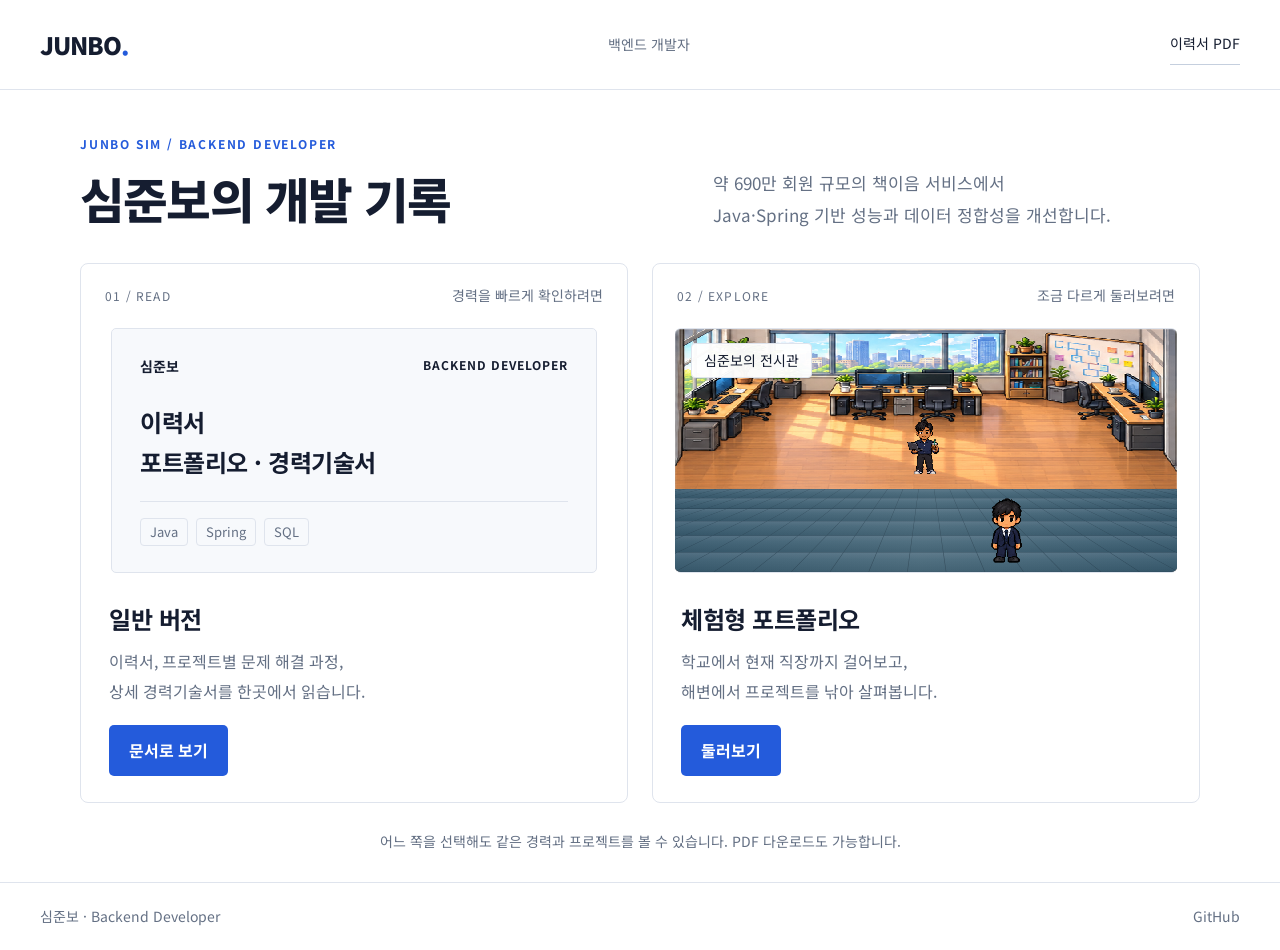
<file: index.html>
<!doctype html>
<html lang="ko">
<head>
<meta charset="utf-8"><meta name="viewport" content="width=device-width,initial-scale=1">
<title>심준보 | 개발 기록</title>
<meta name="description" content="Java·Spring 백엔드 개발자 심준보. SQL 성능 개선, 데이터 정합성 보정, 운영 자동화와 IoT 통신 서버 개발 경험을 소개합니다.">
<link rel="icon" type="image/svg+xml" href="data:image/svg+xml,%3Csvg xmlns='http://www.w3.org/2000/svg' viewBox='0 0 32 32'%3E%3Crect width='32' height='32' rx='8' fill='%23151d30'/%3E%3Ctext x='5' y='23' font-size='20' fill='%2386adff' font-family='sans-serif' font-weight='700'%3EJ.%3C/text%3E%3C/svg%3E">
<link rel="stylesheet" href="explorer.css">
<link rel="stylesheet" href="brand.css">
<link rel="stylesheet" href="exhibition-theme.css">
<link rel="stylesheet" href="archive.css">
<script src="visitor-sprites.js" defer></script><script src="floor-perspective.js?v=12" defer></script><script src="entry.js" defer></script><script src="preview.js" defer></script>
</head>
<body class="entry-page">
<header class="shell-header"><a class="brand" href="index.html" aria-label="버전 선택으로 돌아가기">JUNBO<span>.</span></a><span class="header-note">백엔드 개발자</span><a class="quiet-link" href="pdf/resume.pdf" download="심준보_이력서.pdf">이력서 PDF</a></header>
<main class="entry-main">
<div class="entry-intro"><p class="overline">JUNBO SIM / BACKEND DEVELOPER</p><h1>심준보의 개발 기록</h1><p>약 690만 회원 규모의 책이음 서비스에서<br>Java·Spring 기반 성능과 데이터 정합성을 개선합니다.</p></div>
<div class="mode-grid">
<a class="mode-card read-card" href="normal.html">
<div class="mode-top"><span>01 / READ</span><span class="mode-tag">경력을 빠르게 확인하려면</span></div>
<div class="reading-preview" aria-hidden="true"><p>심준보 <span>BACKEND DEVELOPER</span></p><strong>이력서<br>포트폴리오 · 경력기술서</strong><div class="preview-rule"></div><div class="preview-tags"><span>Java</span><span>Spring</span><span>SQL</span></div></div>
<div class="mode-copy"><h2>일반 버전</h2><p>이력서, 프로젝트별 문제 해결 과정,<br>상세 경력기술서를 한곳에서 읽습니다.</p><span class="mode-action">문서로 보기</span></div>
</a>
<a class="mode-card play-card" href="game.html">
<div class="mode-top"><span>02 / EXPLORE</span><span class="mode-tag">조금 다르게 둘러보려면</span></div>
<div class="studio-preview" aria-hidden="true"><span class="preview-path"></span><span class="preview-divider"></span><span class="preview-npc pixel-sprite junbo-identity developer"></span><span class="preview-visitor pixel-sprite visitor-front"></span><span class="preview-caption">심준보의 전시관</span></div>
<div class="mode-copy"><h2>체험형 포트폴리오</h2><p>학교에서 현재 직장까지 걸어보고,<br>해변에서 프로젝트를 낚아 살펴봅니다.</p><span class="mode-action">둘러보기</span></div>
</a>
</div>
<p class="entry-footnote">어느 쪽을 선택해도 같은 경력과 프로젝트를 볼 수 있습니다. PDF 다운로드도 가능합니다.</p>
</main>
<footer class="shell-footer"><span>심준보 · Backend Developer</span><a href="https://github.com/jbsim999" target="_blank" rel="noopener noreferrer">GitHub</a></footer>
</body></html>
</file>
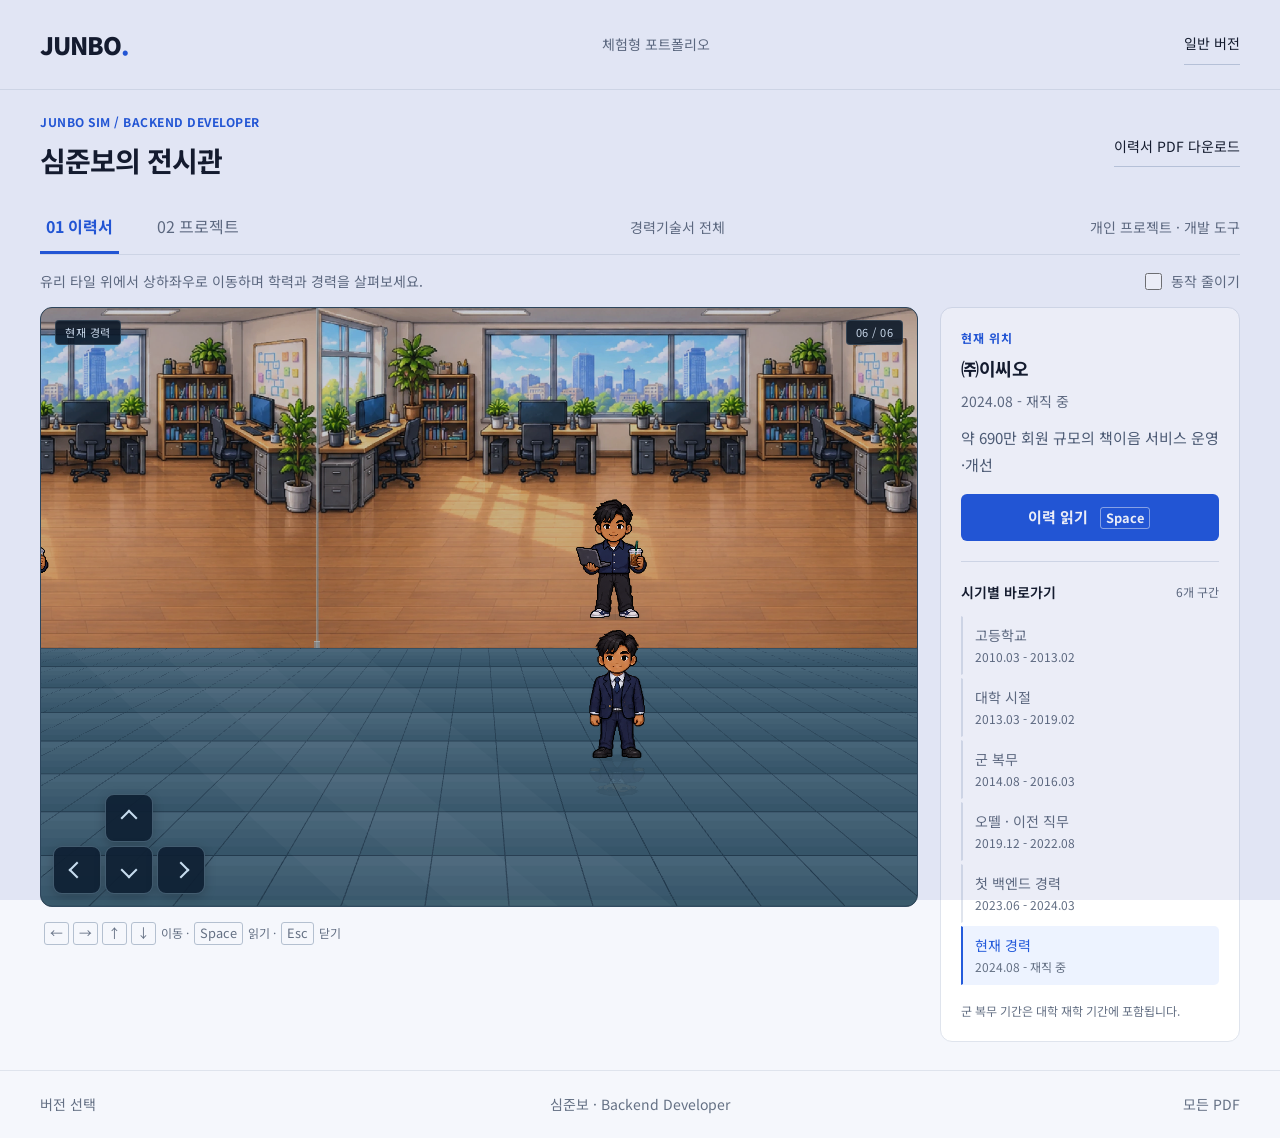
<file: game.html>
<!doctype html>
<html lang="ko">
<head>
<meta charset="utf-8"><meta name="viewport" content="width=device-width,initial-scale=1">
<title>심준보의 전시관 | 체험형 포트폴리오</title>
<meta name="description" content="캐릭터로 이동하며 심준보의 이력과 프로젝트를 살펴보는 픽셀 전시관.">
<link rel="icon" type="image/svg+xml" href="data:image/svg+xml,%3Csvg xmlns='http://www.w3.org/2000/svg' viewBox='0 0 32 32'%3E%3Crect width='32' height='32' rx='8' fill='%23151d30'/%3E%3Ctext x='5' y='23' font-size='20' fill='%2386adff' font-family='sans-serif' font-weight='700'%3EJ.%3C/text%3E%3C/svg%3E">
<link rel="stylesheet" href="explorer.css">
<link rel="stylesheet" href="batch.css">
<link rel="stylesheet" href="brand.css">
<link rel="stylesheet" href="exhibition-theme.css?v=15">
<link rel="stylesheet" href="archive.css?v=17">
<link rel="stylesheet" href="fishing.css?v=17">
<script src="vendor/pixi-8.21.0.min.js" defer></script><script src="vendor/anime-4.5.0.min.js" defer></script>
<script src="content.js?v=20261012-experience" defer></script><script src="projects.js?v=20261007-career" defer></script><script src="batch-view.js" defer></script><script src="assets/visitor-journey-v14.js" defer></script><script src="visitor-sprites.js?v=14" defer></script><script src="paving.js" defer></script><script src="floor-perspective.js?v=12" defer></script><script src="archive-renderer.js?v=17" defer></script><script src="fishing.js?v=20261111-completed-projects" defer></script><script src="explorer.js?v=20261011-priority" defer></script>
</head>
<body class="game-page">
<a class="skip-link" href="#game-main">탐험 화면으로 이동</a>
<header class="shell-header"><a class="brand" href="index.html" aria-label="버전 선택으로 돌아가기">JUNBO<span>.</span></a><span class="header-note">체험형 포트폴리오</span><a class="quiet-link" href="normal.html">일반 버전</a></header>
<main id="game-main" class="game-shell">
<div class="game-heading"><div><p class="overline">JUNBO SIM / BACKEND DEVELOPER</p><h1>심준보의 전시관</h1></div><a class="quiet-link" href="pdf/resume.pdf" download="심준보_이력서.pdf">이력서 PDF 다운로드</a></div>
<nav class="room-tabs" aria-label="탐험 구역"><button type="button" data-room="journey" aria-pressed="true">01 이력서</button><button type="button" data-room="gallery" aria-pressed="false">02 프로젝트</button><a href="normal.html#career">경력기술서 전체</a><a href="normal.html#personal-projects">개인 프로젝트 · 개발 도구</a></nav>
<div class="room-toolbar"><p id="room-description">유리 타일 위에서 상하좌우로 이동하며 학력과 경력을 살펴보세요.</p><label class="motion-control"><input id="reduce-motion" type="checkbox">동작 줄이기</label></div>
<p id="art-status" class="art-status" role="status" hidden></p>
<div class="exhibition-layout"><div class="exhibition-stage">
<section id="viewport" class="viewport" tabindex="0" role="region" aria-label="성장 여정 이동 공간" aria-describedby="control-help">
<div id="render-surface" aria-hidden="true"></div>
<div id="world" class="world">
<div class="scene-backdrop" aria-hidden="true"></div>
<div class="journey-path" aria-hidden="true"></div>
<div class="journey-divider" aria-hidden="true"></div>
<div id="exhibits" class="exhibits"></div>
<div id="visitor" class="actor visitor" data-facing="front" data-outfit="suit" aria-hidden="true"><span class="pixel-sprite visitor-front"></span><span class="soccer-ball"></span><span class="actor-name">방문자</span></div>
</div>
<div class="scene-corner" aria-hidden="true"><span id="scene-label">이력서 전시</span><span id="scene-position">06 / 06</span></div>
<div class="direction-pad" role="group" aria-label="캐릭터 상하좌우 이동"><button type="button" data-dir="up" aria-label="위로 이동"></button><button type="button" data-dir="left" aria-label="왼쪽으로 이동"></button><button type="button" data-dir="down" aria-label="아래로 이동"></button><button type="button" data-dir="right" aria-label="오른쪽으로 이동"></button></div>
</section>
<div class="control-bar"><p id="control-help"><span class="keyboard-help"><kbd>←</kbd><kbd>→</kbd><span id="vertical-help"><kbd>↑</kbd><kbd>↓</kbd></span> 유리 타일 안에서 이동 · <kbd>Space</kbd> 읽기 · <kbd>Esc</kbd> 닫기</span><span class="touch-help">방향 버튼으로 상하좌우 이동 · 유리 타일 안에서 관람 · 상세 내용은 아래에서 읽기</span></p></div>
</div><aside class="exhibition-guide" aria-label="현재 위치와 바로가기">
<div class="interaction-strip"><div class="location-copy"><span class="overline" id="location-label">현재 위치</span><strong id="location-title"></strong><span id="location-subtitle"></span><p id="location-summary" class="location-summary" hidden></p></div><button id="interact" class="action-button" type="button" aria-describedby="location-title">이력 읽기 <kbd>Space</kbd></button></div>
<div class="guide-heading"><h2 id="guide-title">시기별 바로가기</h2><span id="guide-count">6개 구간</span></div>
<nav id="timeline-nav" class="timeline-nav" aria-label="시기로 바로 이동"></nav>
<nav id="gallery-map" class="gallery-map" aria-label="3행 3열 전시장 안내도" hidden><div class="gallery-map-heading"><h2>전시장 안내도</h2><p>구역을 누르면 바로 이동합니다.</p></div><div id="gallery-map-grid" class="gallery-map-grid"></div></nav>
<p class="guide-note" id="guide-note">군 복무 기간은 대학 재학 기간에 포함됩니다.</p>
</aside></div>
<p id="announcement" class="sr-only" role="status" aria-live="polite"></p>
<noscript><p>탐험 기능에는 JavaScript가 필요합니다. <a href="normal.html">일반 버전</a> 또는 <a href="pdf/resume.pdf">이력서 PDF</a>를 이용하세요.</p></noscript>
</main>
<dialog id="detail-dialog" aria-labelledby="detail-title"><div class="dialog-top"><span class="overline" id="detail-kind"></span><button id="close-dialog" type="button" aria-label="상세 내용 닫기">닫기 <kbd>Esc</kbd></button></div><div id="detail-content"></div></dialog>
<footer class="shell-footer"><a href="index.html">버전 선택</a><span>심준보 · Backend Developer</span><a href="normal.html#downloads">모든 PDF</a></footer>
</body></html>
</file>
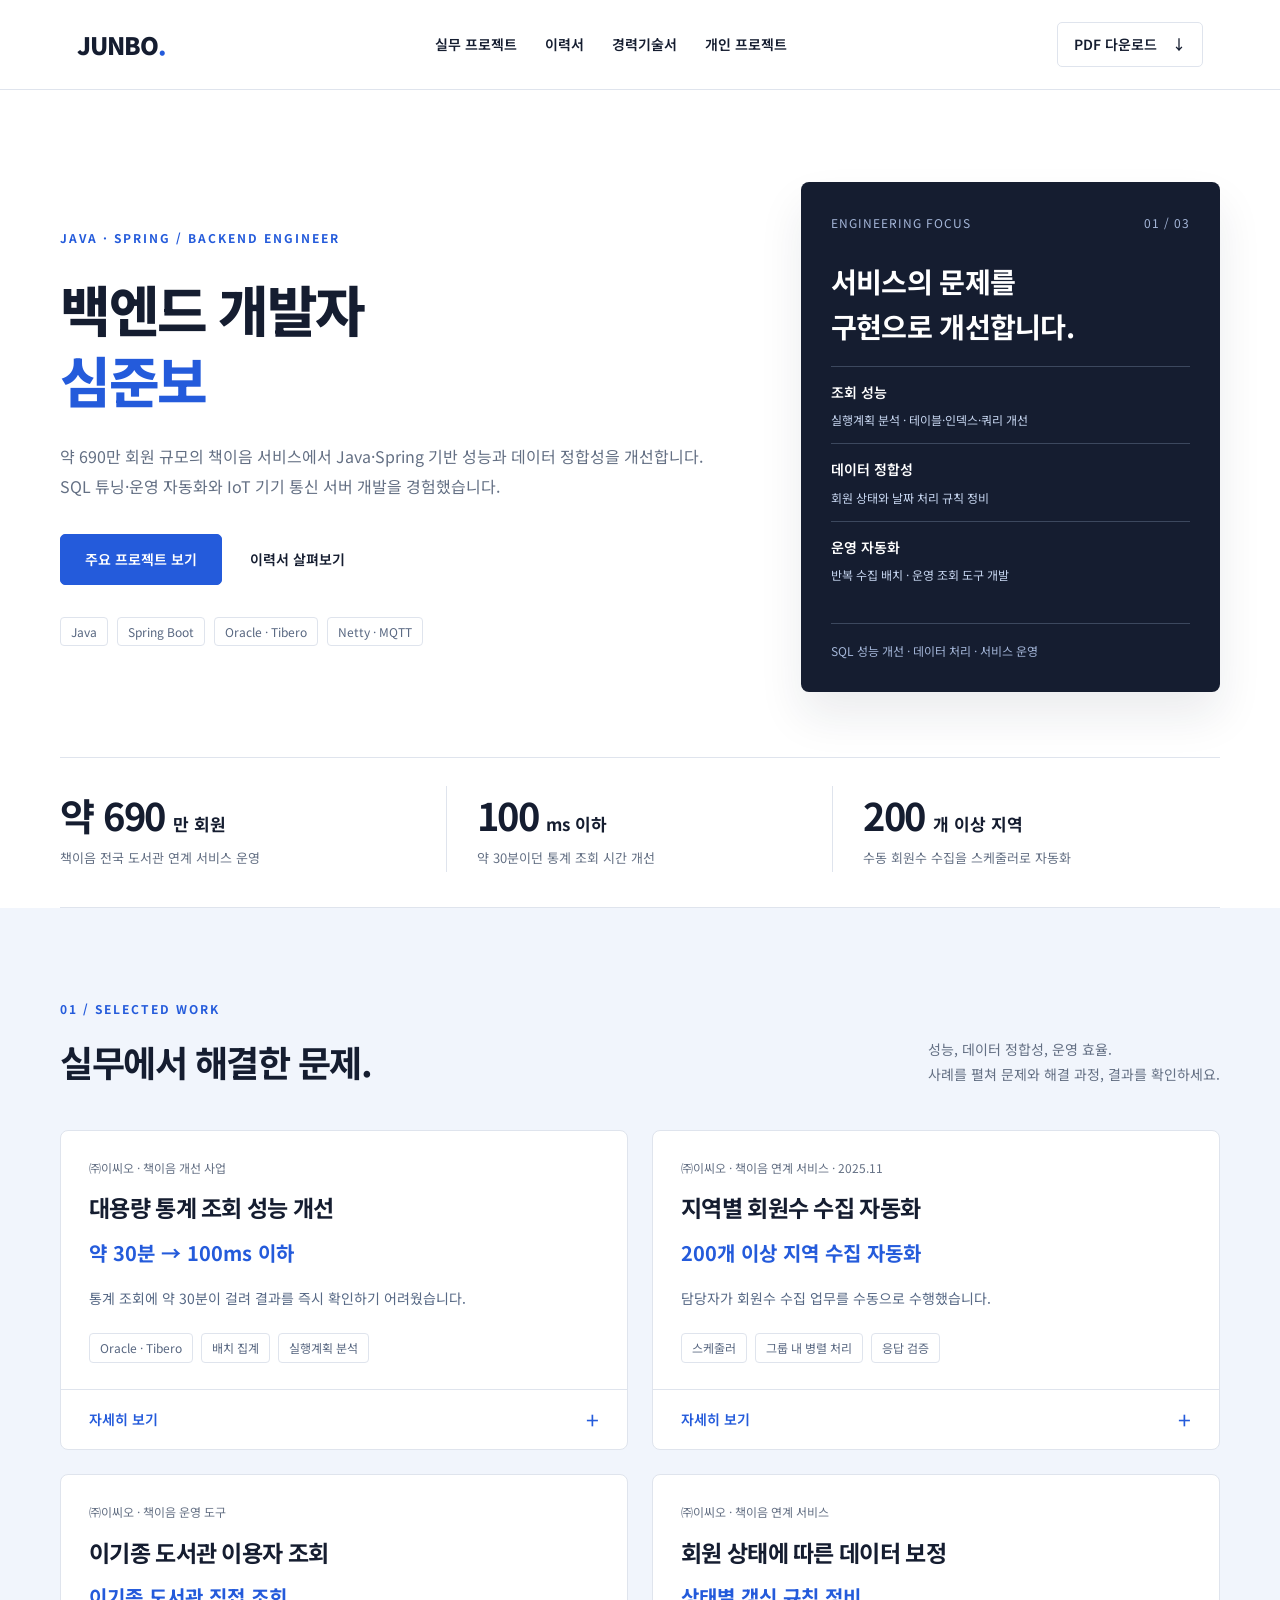
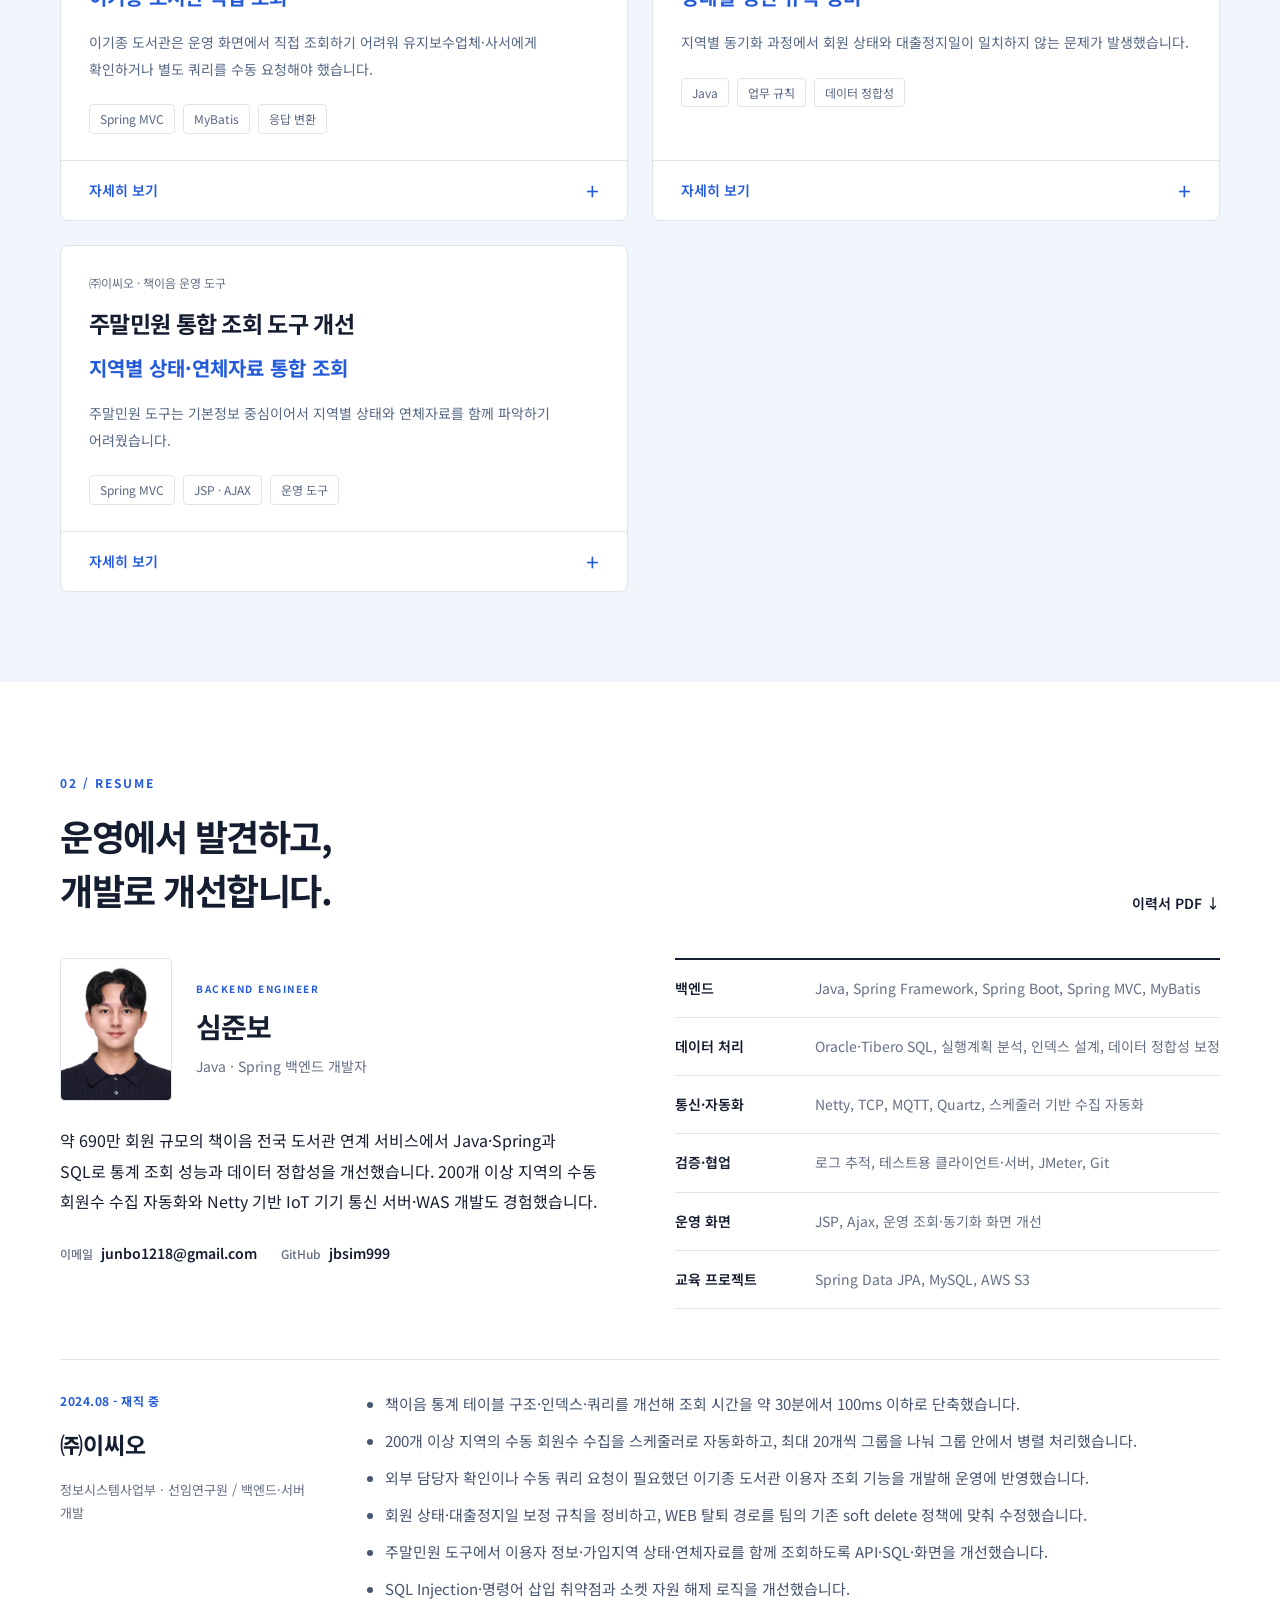
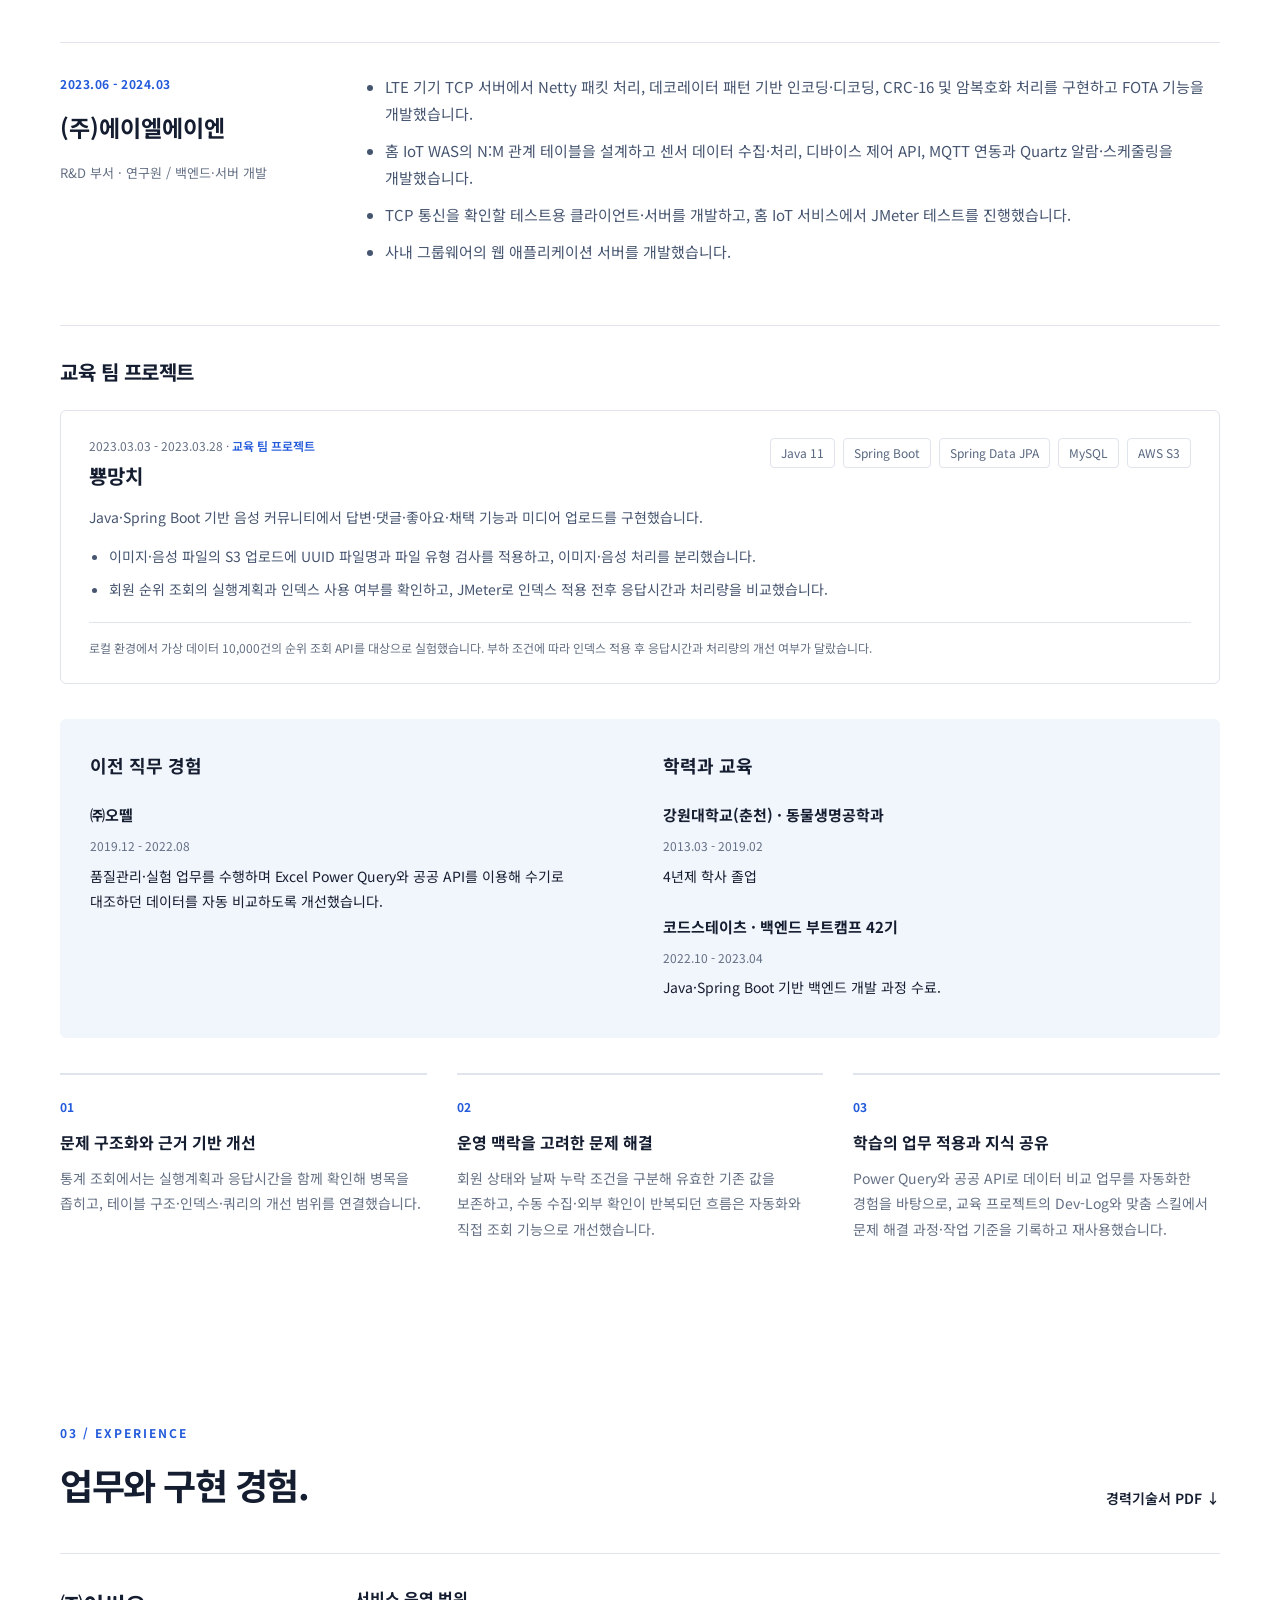
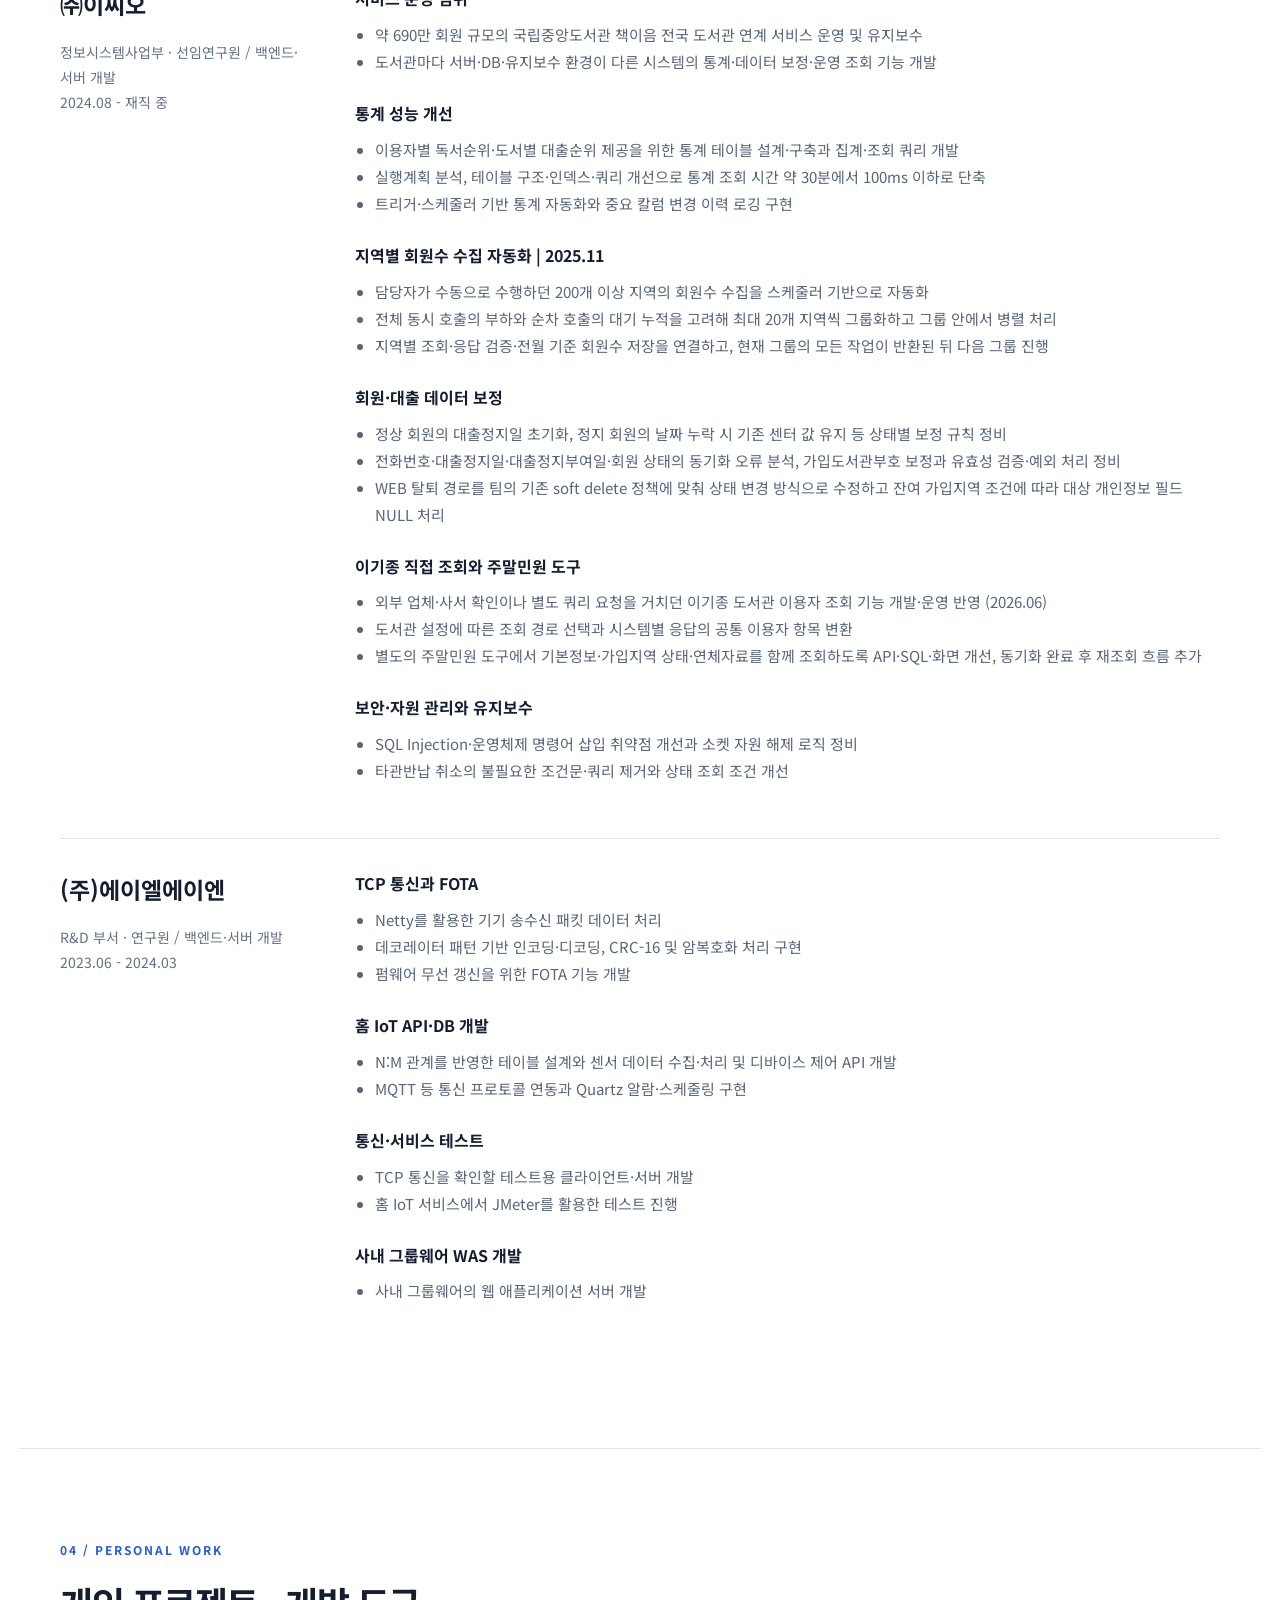
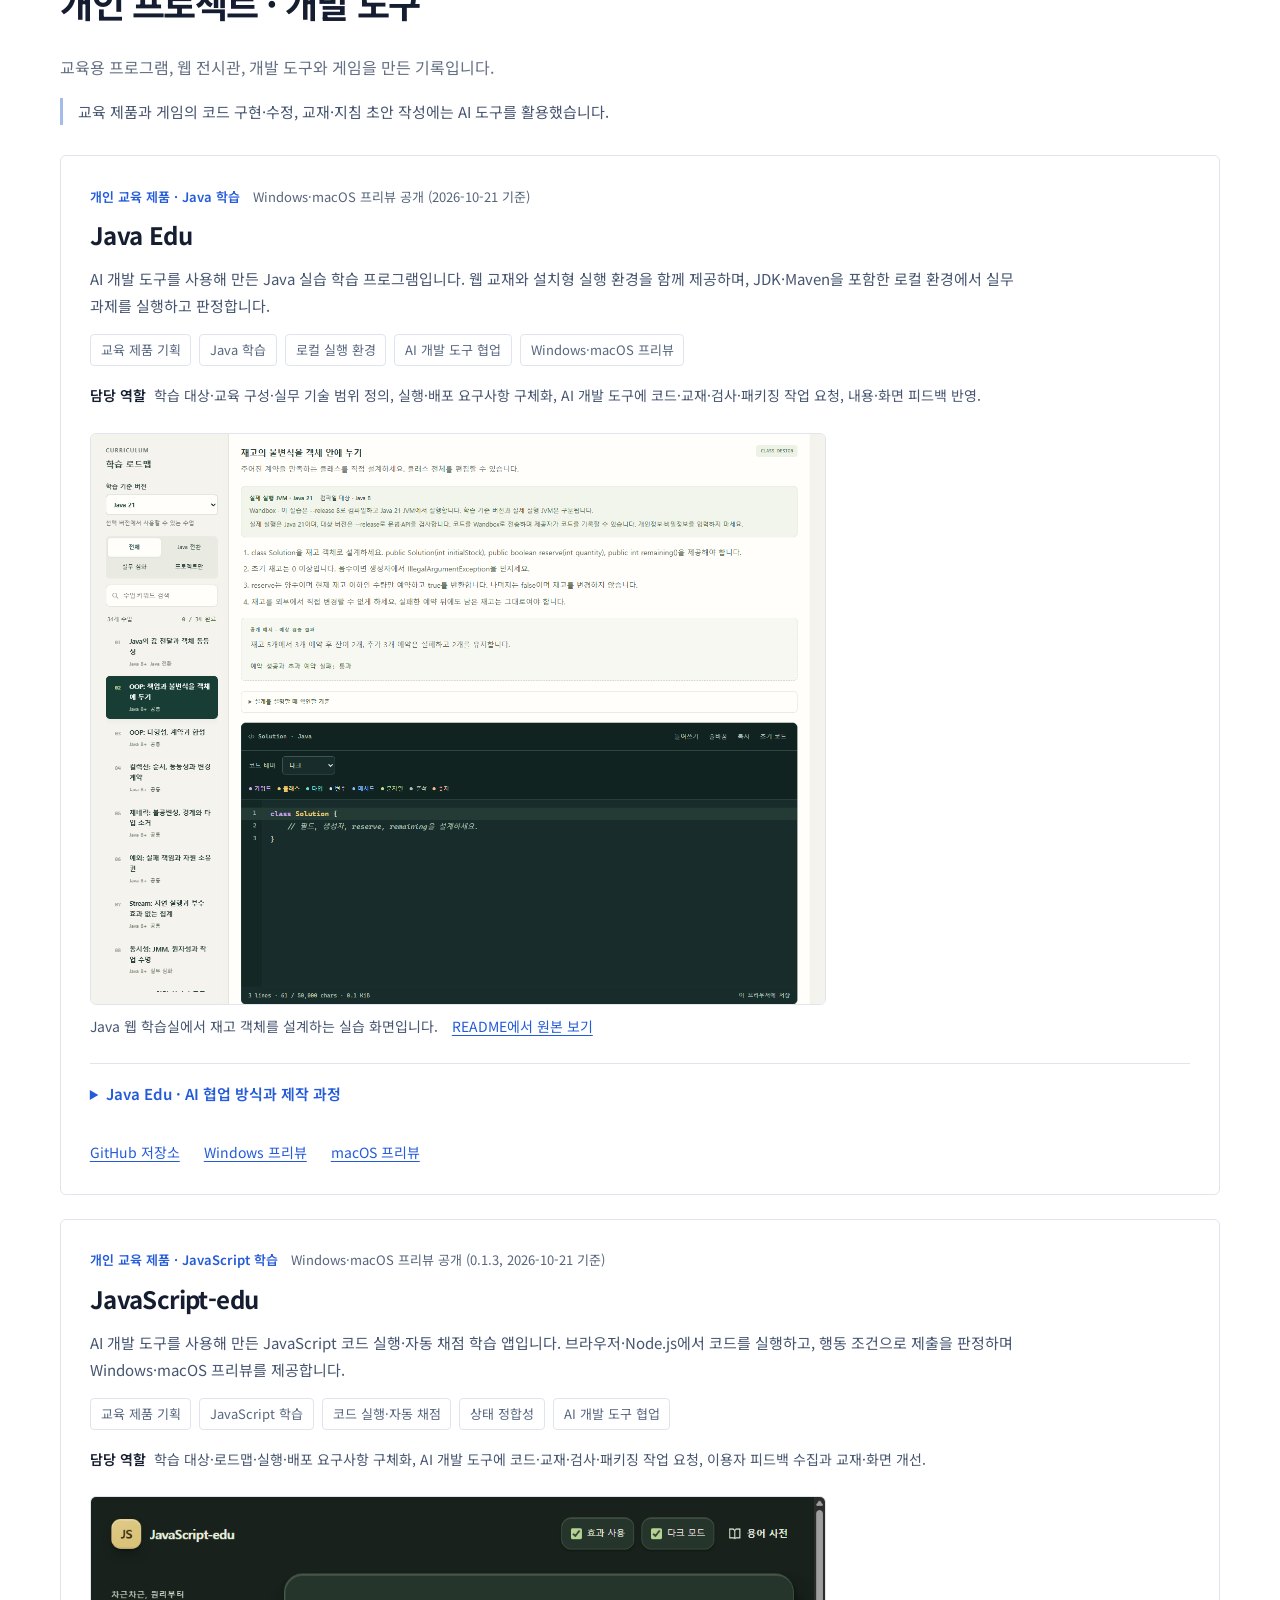
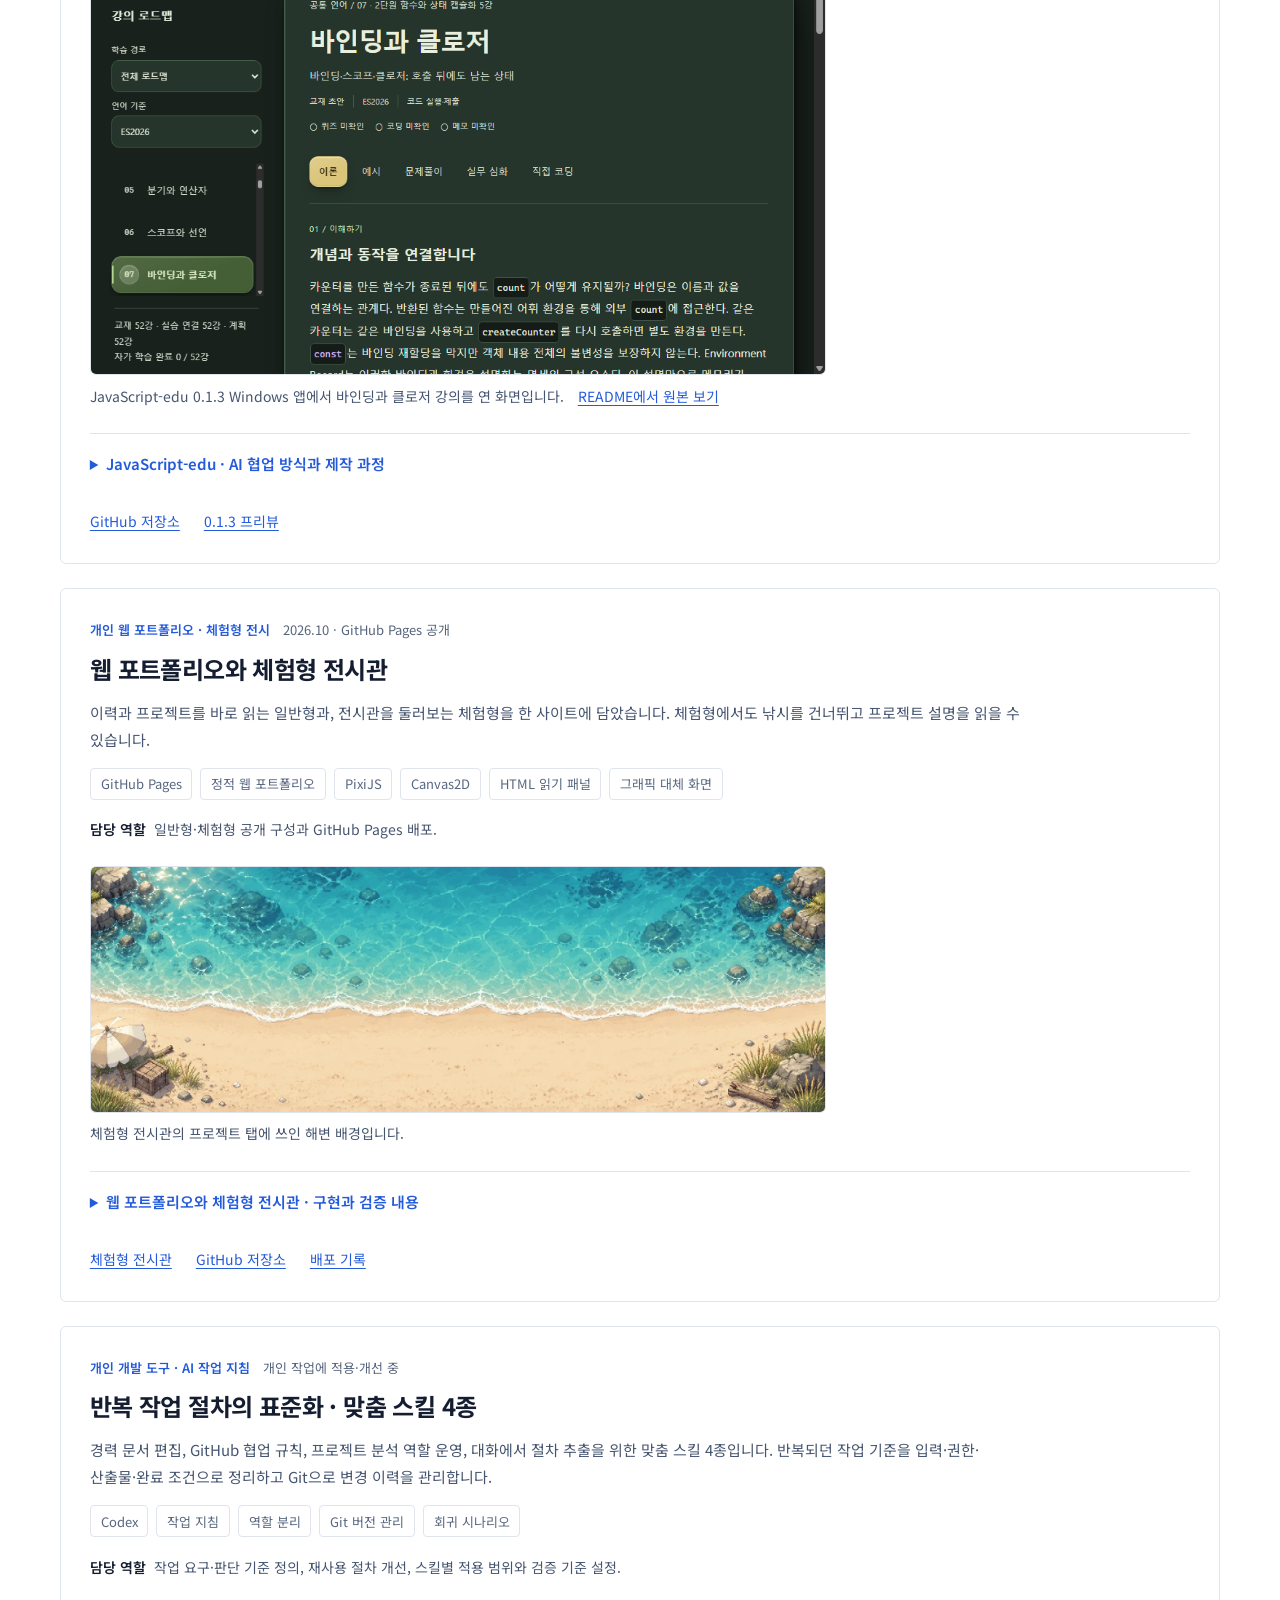
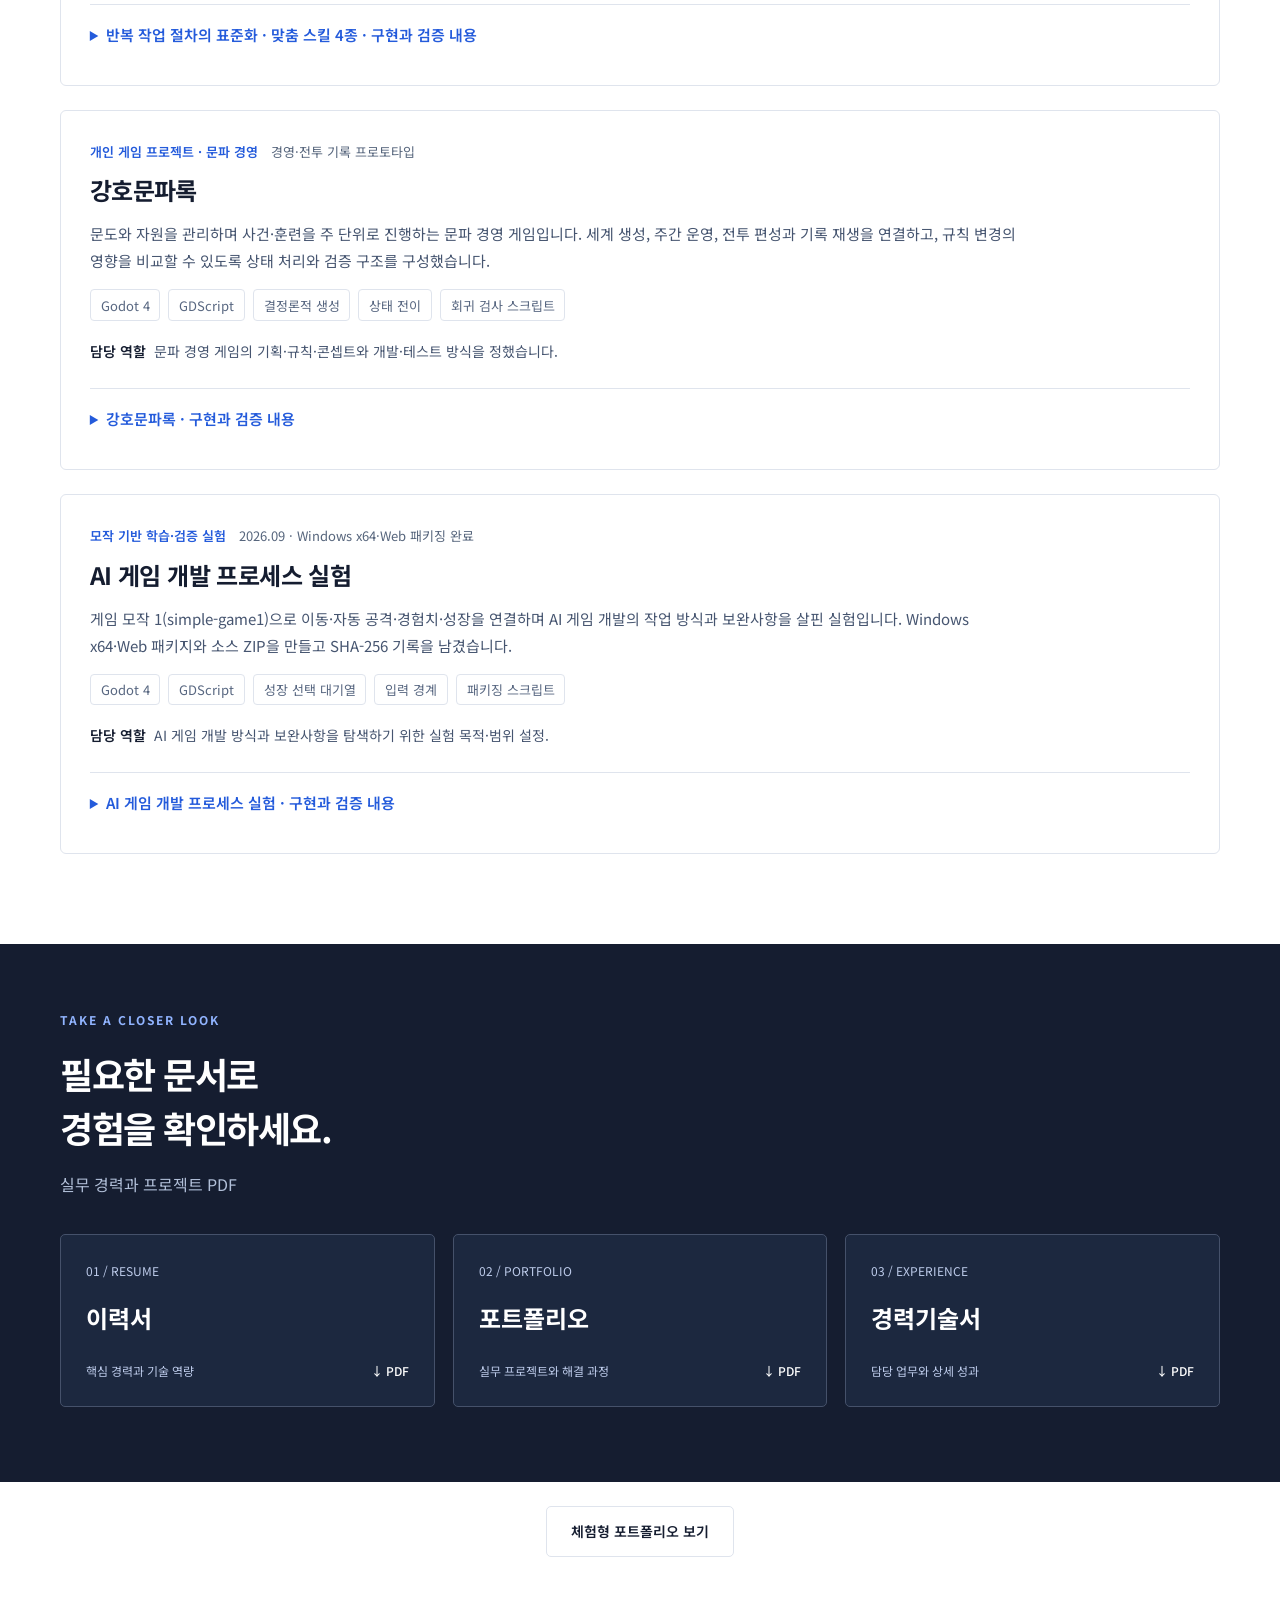
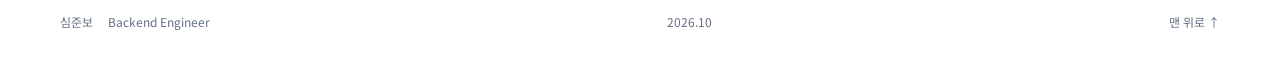
<file: normal.html>
<!doctype html>
<html lang="ko">
<head>
  <meta charset="UTF-8">
  <meta name="viewport" content="width=device-width, initial-scale=1">
  <meta name="description" content="Java·Spring 백엔드 개발자 심준보. SQL 성능 개선, 데이터 정합성 보정, 운영 자동화와 IoT 통신 서버 개발 경험을 소개합니다.">
  <title>심준보 | Backend Engineer</title>
  <link rel="icon" type="image/svg+xml" href="data:image/svg+xml,%3Csvg xmlns='http://www.w3.org/2000/svg' viewBox='0 0 32 32'%3E%3Crect width='32' height='32' rx='8' fill='%23151d30'/%3E%3Ctext x='5' y='23' font-size='20' fill='%2386adff' font-family='sans-serif' font-weight='700'%3EJ.%3C/text%3E%3C/svg%3E">
  <link rel="stylesheet" href="styles.css?v=20261007-career">
  <link rel="stylesheet" href="details.css">
  <link rel="stylesheet" href="cases.css?v=20261119-issues">
  <link rel="stylesheet" href="batch.css">
  <link rel="stylesheet" href="brand.css">
  <link rel="stylesheet" href="personal-work.css?v=20261111-previews">
</head>
<body>
  <a class="skip" href="#main">본문으로 이동</a>
  <header>
    <a class="brand" href="index.html" aria-label="버전 선택으로 돌아가기">JUNBO<span>.</span></a>
    <nav aria-label="주 메뉴"><a href="#projects">실무 프로젝트</a><a href="#resume">이력서</a><a href="#career">경력기술서</a><a href="#personal-projects">개인 프로젝트</a></nav>
    <a class="button small" href="#downloads">PDF 다운로드 <span aria-hidden="true">↓</span></a>
  </header>
  <main id="main" tabindex="-1">
    <noscript><p>상세 경력을 표시하려면 JavaScript가 필요합니다. <a href="#downloads">PDF 문서로 경력을 확인하세요.</a></p></noscript>
    <section class="hero" id="home">
      <div>
        <p class="eyebrow">JAVA · SPRING / BACKEND ENGINEER</p>
        <h1>백엔드 개발자<br><em>심준보</em></h1>
        <p class="intro">약 690만 회원 규모의 책이음 서비스에서 Java·Spring 기반 성능과 데이터 정합성을 개선합니다. SQL 튜닝·운영 자동화와 IoT 기기 통신 서버 개발을 경험했습니다.</p>
        <div class="hero-actions"><a class="button primary" href="#projects">주요 프로젝트 보기</a><a class="text-link" href="#resume">이력서 살펴보기</a></div>
        <div class="stack"><span>Java</span><span>Spring Boot</span><span>Oracle · Tibero</span><span>Netty · MQTT</span></div>
      </div>
      <aside class="hero-note" aria-labelledby="focus-title">
        <div class="note-top"><span>ENGINEERING FOCUS</span><span>01 / 03</span></div>
        <h2 id="focus-title" class="focus-title">서비스의 문제를<br>구현으로 개선합니다.</h2>
        <ul class="focus-list">
          <li><strong>조회 성능</strong><span>실행계획 분석 · 테이블·인덱스·쿼리 개선</span></li>
          <li><strong>데이터 정합성</strong><span>회원 상태와 날짜 처리 규칙 정비</span></li>
          <li><strong>운영 자동화</strong><span>반복 수집 배치 · 운영 조회 도구 개발</span></li>
        </ul>
        <div class="note-bottom">SQL 성능 개선 · 데이터 처리 · 서비스 운영</div>
      </aside>
    </section>
    <div class="metrics" aria-label="주요 구현 경험">
      <div><strong>약 690<span>만 회원</span></strong><p>책이음 전국 도서관 연계 서비스 운영</p></div>
      <div><strong>100<span>ms 이하</span></strong><p>약 30분이던 통계 조회 시간 개선</p></div>
      <div><strong>200<span>개 이상 지역</span></strong><p>수동 회원수 수집을 스케줄러로 자동화</p></div>
    </div>
    <section id="projects" class="section projects">
      <div class="section-heading"><div><p class="eyebrow">01 / SELECTED WORK</p><h2>실무에서 해결한 문제.</h2></div><p class="section-caption">성능, 데이터 정합성, 운영 효율.<br>사례를 펼쳐 문제와 해결 과정, 결과를 확인하세요.</p></div>
      <div id="project-content" class="issue-grid"></div>
    </section>
    <section id="resume" class="section">
      <div class="section-heading"><div><p class="eyebrow">02 / RESUME</p><h2>운영에서 발견하고,<br>개발로 개선합니다.</h2></div><a class="text-link" href="pdf/resume.pdf" download="심준보_이력서.pdf">이력서 PDF ↓</a></div>
      <div id="resume-content"></div>
    </section>
    <section id="career" class="section">
      <div class="section-heading"><div><p class="eyebrow">03 / EXPERIENCE</p><h2>업무와 구현 경험.</h2></div><a class="text-link" href="pdf/career.pdf" download="심준보_경력기술서.pdf">경력기술서 PDF ↓</a></div>
      <div id="career-content"></div>
    </section>
    <section id="personal-projects" class="section personal-work" aria-labelledby="personal-work-title">
      <div class="section-heading"><div><p class="eyebrow">04 / PERSONAL WORK</p><h2 id="personal-work-title">개인 프로젝트 · 개발 도구</h2></div></div>
      <div id="personal-project-content"><p class="personal-work-fallback">개인 프로젝트 상세 설명은 JavaScript를 켜면 확인할 수 있습니다. 표시되지 않으면 페이지를 새로고침해 주세요.</p></div>
    </section>
    <section id="downloads" class="downloads">
      <p class="eyebrow">TAKE A CLOSER LOOK</p><h2>필요한 문서로<br>경험을 확인하세요.</h2><p>실무 경력과 프로젝트 PDF</p>
      <div class="download-grid">
        <a href="pdf/resume.pdf" download="심준보_이력서.pdf"><span>01 / RESUME</span><strong>이력서</strong><span>핵심 경력과 기술 역량 <b>↓ PDF</b></span></a>
        <a href="pdf/portfolio.pdf" download="심준보_포트폴리오.pdf"><span>02 / PORTFOLIO</span><strong>포트폴리오</strong><span>실무 프로젝트와 해결 과정 <b>↓ PDF</b></span></a>
        <a href="pdf/career.pdf" download="심준보_경력기술서.pdf"><span>03 / EXPERIENCE</span><strong>경력기술서</strong><span>담당 업무와 상세 성과 <b>↓ PDF</b></span></a>
      </div>
    </section>
  </main>
  <div class="explore-link"><a class="button" href="game.html">체험형 포트폴리오 보기</a></div>
  <footer><span>심준보 <b>Backend Engineer</b></span><span>2026.10</span><a href="#home">맨 위로 ↑</a></footer>
  <script src="content.js?v=20261012-experience"></script><script src="projects.js?v=20261007-career"></script><script src="batch-view.js?v=20261119-issues"></script><script src="personal-projects.js?v=20261111-previews"></script><script src="app.js?v=20261119-issues"></script>
</body>
</html>
</file>
<file: explorer.css>
/* Pixel exhibition: fixed upper exhibits, one visitor on the lower path. */
:root{color-scheme:dark;--ink:#091c2b;--panel:#112d3c;--line:#31525e;--text:#f0f1db;--muted:#a6bec6;--gold:#ffcf70;--mint:#8ee0c6}
*{box-sizing:border-box}
html{font-size:16px}
body{margin:0;background:var(--ink);color:var(--text);font-family:"Malgun Gothic","Apple SD Gothic Neo",sans-serif;line-height:1.65;word-break:keep-all}
body.game-page{transition:background-color .45s ease;--ambient-wash:transparent}
body[data-era=school]{--ink:#102a24;--panel:#173b32;--line:#416d57;--gold:#c9f294;--mint:#abe4ba;--ambient-wash:#56c88466}
body[data-era=university]{--ink:#10243d;--panel:#18344f;--line:#496e94;--gold:#a9d9ff;--mint:#b4e3ff;--ambient-wash:#559be077}
body[data-era=military]{--ink:#302128;--panel:#47313a;--line:#986b69;--gold:#ffc28c;--mint:#ffdab5;--ambient-wash:#ef965e88}
body[data-era=lab]{--ink:#102b30;--panel:#1d4147;--line:#5b8a90;--gold:#baf5e9;--mint:#bcf3ed;--ambient-wash:#79d8cb66}
body[data-era=office]{--ink:#101b32;--panel:#1b2d49;--line:#405e87;--gold:#c8d7ff;--mint:#adc9fa;--ambient-wash:#6174bc88}
/* One viewport-wide wash follows the current era, including adjacent rooms,
   avatars and UI. It never consumes pointer input or keyboard focus. */
.game-page::after{content:"";position:fixed;inset:0;z-index:20;pointer-events:none;mix-blend-mode:soft-light;background:var(--ambient-wash);transition:background-color .45s ease}
a{color:inherit;text-decoration:none}button,input{font:inherit}button{color:inherit;cursor:pointer;touch-action:manipulation}button,a,input{-webkit-tap-highlight-color:transparent}button:disabled{cursor:default;opacity:.55}a:hover{color:var(--gold)}
button:focus-visible,a:focus-visible,input:focus-visible,summary:focus-visible,[tabindex]:focus-visible{outline:3px solid var(--gold);outline-offset:4px}
h1,h2,h3,p{margin-top:0}kbd{display:inline-block;font-family:inherit;font-size:.8rem;border:1px solid #75979f;padding:0 5px;margin:0 2px;line-height:1.6}
[hidden]{display:none!important}
.shell-header,.shell-footer{max-width:1360px;margin:auto;display:flex;justify-content:space-between;align-items:center;gap:20px;padding:20px 40px}
.shell-header{border-bottom:1px solid var(--line)}.wordmark{font-size:1.4rem;font-weight:800;letter-spacing:-.6px}.wordmark span{color:var(--gold)}
.header-note{color:var(--muted);font-size:.875rem}.overline{font-size:.75rem;font-weight:700;letter-spacing:1.5px;color:var(--mint)}.quiet-link{font-size:.875rem;border-bottom:1px solid #6b8c91;padding:4px 0}
.shell-footer{color:var(--muted);font-size:.875rem;border-top:1px solid var(--line);margin-top:28px}
.entry-main{max-width:1100px;margin:auto;padding:50px 40px 0}.entry-intro{margin-bottom:36px}.entry-intro .overline{margin-bottom:12px}
.entry-intro h1{font-size:clamp(2rem,4vw,3rem);line-height:1.35;letter-spacing:-1.5px;margin-bottom:14px}.entry-intro>p:last-child{color:var(--muted);font-size:1rem}
.mode-grid{display:grid;grid-template-columns:1fr 1fr;gap:28px}.mode-card{display:block;border:2px solid #385b67;background:var(--panel);box-shadow:5px 5px 0 #03111b;transition:transform .15s,border-color .15s}
.mode-card:hover{transform:translateY(-4px);border-color:var(--gold)}.mode-top{display:flex;justify-content:space-between;align-items:center;gap:8px;padding:18px 22px;font-size:.75rem;letter-spacing:1px}.mode-tag{font-size:.875rem;letter-spacing:0}
.read-card{color:#203e46;background:#eff0df;border-color:#b8c9b6}.read-card:hover{color:#203e46}
.read-card .mode-tag{color:#59726f}.reading-preview{height:240px;background:#fafbf4;border:1px solid #ced8c8;margin:0 24px;padding:26px;box-shadow:5px 0 0 #ccd5c3}
.reading-preview p{display:flex;justify-content:space-between;gap:12px;font-size:.875rem;font-weight:700}.reading-preview p span{font-size:.65rem;letter-spacing:1px;color:#527571}
.reading-preview strong{display:block;font-size:1.5rem;line-height:1.65;letter-spacing:-.5px;margin:20px 0}.preview-rule{height:1px;background:#d3dccd}.preview-tags{display:flex;gap:8px;margin-top:16px}.preview-tags span{font-size:.75rem;padding:2px 9px;border:1px solid #cad6c7}
.studio-preview{height:240px;position:relative;overflow:hidden;background:#668c9c url("assets/rooms-open-v10.webp") 100% 100%/200% 200%;image-rendering:pixelated}
.preview-caption{position:absolute;left:16px;top:14px;background:#0b2438ed;border:1px solid #77b4ac;padding:5px 12px;color:var(--gold);font-size:.875rem}
.pixel-sprite{display:block;width:80px;height:80px;background-image:none;background-size:300% 200%;background-repeat:no-repeat;image-rendering:pixelated}
.pixel-sprite.student{background-position:0 0}.pixel-sprite.developer{background-position:50% 0}.pixel-sprite.visitor-front{background-position:100% 0}.pixel-sprite.visitor-back{background-position:0 100%}.pixel-sprite.visitor-left{background-position:50% 100%}.pixel-sprite.visitor-right{background-position:100% 100%}
.pixel-sprite.schoolboy,.pixel-sprite.soldier{background-image:url("assets/school-military-sprites-v3.png");background-size:200% 100%}.pixel-sprite.schoolboy{background-position:0 0}.pixel-sprite.soldier{background-position:100% 0}
.pixel-sprite.soldier-cook{background-image:url("assets/school-military-sprites-v3.png");background-size:200% 100%;background-position:100% 0}.pixel-sprite.developer-coffee{background-position:50% 0}
.era-art-ready .pixel-sprite.soldier-cook,.era-art-ready .pixel-sprite.developer-coffee{background-image:url("assets/junbo-props-v4.webp");background-size:300% 100%}.era-art-ready .pixel-sprite.soldier-cook{background-position:0 0}.era-art-ready .pixel-sprite.developer-coffee{background-position:50% 0}
.pixel-sprite.lab-scientist{background-position:50% 0}.era-art-ready .pixel-sprite.lab-scientist{background-image:url("assets/junbo-lab-v5.png");background-size:100% 100%;background-position:0 0}
.soccer-ball{display:none;position:absolute;left:58px;top:50px;width:30px;height:30px;background:url("assets/junbo-props-v4.webp") 100% 0/300% 100% no-repeat;image-rendering:pixelated}
.era-art-ready .visitor[data-outfit=sport] .soccer-ball{display:block}.visitor[data-facing=left] .soccer-ball{left:-8px}
.visitor.walking[data-outfit=sport] .soccer-ball{animation:juggle .72s ease-in-out infinite}
@keyframes juggle{0%,100%{transform:translateY(0) rotate(0deg)}40%{transform:translateY(-34px) rotate(155deg)}75%{transform:translateY(-12px) rotate(280deg)}}
.preview-npc{position:absolute;left:calc(50% - 40px);top:78px}.preview-visitor{position:absolute;left:calc(66% - 32px);bottom:17px;width:64px;height:64px}
.mode-copy{padding:24px;border-top:1px solid #86a59a44}.mode-copy h2{font-size:1.4rem;margin-bottom:9px;letter-spacing:-.5px}.mode-copy p{font-size:1rem;color:var(--muted);min-height:52px;margin-bottom:18px}
.read-card .mode-copy p{color:#506b70}.mode-action{display:inline-block;font-size:.875rem;font-weight:700;background:#ffcf70;color:#233c42;padding:10px 18px;box-shadow:3px 3px 0 #020c1490}
.read-card .mode-action{background:#173e47;color:#f2f5e2}.entry-footnote{font-size:.875rem;text-align:center;color:var(--muted);margin:28px 0}
.game-shell{max-width:1360px;margin:auto;padding:24px 40px 0}.game-heading{display:flex;justify-content:space-between;align-items:center;gap:20px;margin-bottom:20px}.game-heading .overline{letter-spacing:.5px;margin-bottom:5px}.game-heading h1{font-size:1.7rem;letter-spacing:-.7px;margin:0}
.room-tabs{display:flex;align-items:center;gap:10px;border-bottom:1px solid var(--line)}.room-tabs button{border:0;background:none;border-bottom:3px solid transparent;padding:12px 20px;font-size:1rem;color:var(--muted)}
.room-tabs button[aria-pressed=true]{border-bottom-color:var(--gold);color:var(--gold)}.room-tabs a{margin-left:auto;font-size:.875rem;color:var(--muted)}
.room-toolbar{display:flex;justify-content:space-between;align-items:center;gap:20px;color:var(--muted);font-size:.875rem;padding:12px 0}.room-toolbar p{margin:0}.motion-control{display:flex;align-items:center;gap:6px;white-space:nowrap}.motion-control input{accent-color:var(--gold);width:17px;height:17px}
.viewport{height:520px;position:relative;overflow:hidden;border:3px solid #527977;background:#12454e;box-shadow:0 0 0 1px #091521,5px 5px 0 #030f19;isolation:isolate}
.world{position:absolute;top:0;left:0;width:1800px;height:520px;will-change:transform}
.scene-backdrop{position:absolute;inset:0;display:flex;image-rendering:pixelated;background:#b9c9cb}
.scene-bay{flex:0 0 600px;height:520px;background-image:url("assets/rooms-open-v10.webp");background-size:1200px 1040px;background-repeat:no-repeat}
.scene-school{background-position:0 0}.scene-university{background-position:-600px 0}.scene-military{background-position:0 -520px}.scene-office{background-position:-600px -520px}
.scene-lab{background-image:url("assets/lab-open-v10.webp");background-position:0 0;background-size:600px 520px}
.game-page[data-scene=gallery] .scene-backdrop{display:grid;grid-template-columns:repeat(3,600px);grid-template-rows:repeat(3,520px);width:1800px;background:#b9c9cb}
.game-page[data-scene=gallery] .scene-bay{width:480px;height:416px;margin:30px 60px 74px;background-size:960px 832px;box-shadow:0 0 0 3px #527977}
.game-page[data-scene=gallery] .scene-university{background-position:-480px 0}.game-page[data-scene=gallery] .scene-office{background-position:-480px -416px}
.gallery-map{margin-top:18px;padding:16px;border:1px solid var(--line);background:var(--panel)}.gallery-map-heading{display:flex;justify-content:space-between;align-items:center;gap:12px;margin-bottom:12px}.gallery-map h2{font-size:1rem;margin:0}.gallery-map p{font-size:.875rem;color:var(--muted);margin:0}
.gallery-map-grid{display:grid;grid-template-columns:repeat(3,minmax(0,1fr));gap:8px}.gallery-map-grid button{border:1px solid #52717a;background:#163744;padding:12px;text-align:left;font-size:.875rem;line-height:1.5;min-height:72px}.gallery-map-grid button span{display:block;font-size:.75rem;color:var(--muted);margin-bottom:4px}.gallery-map-grid button[aria-current=true]{border-color:var(--gold);box-shadow:inset 0 0 0 1px var(--gold);color:var(--gold);background:#28505a}.gallery-map-grid button:hover{border-color:var(--gold)}
.exhibits{position:absolute;inset:0}.exhibit{position:absolute;top:20px;left:0;width:350px;transform:translateX(-50%);text-align:left}
.exhibit-info{min-height:183px;padding:16px 20px;background:#092638ed;border:2px solid #6c9d98;box-shadow:3px 3px 0 #041523b0}
.exhibit.current .exhibit-info{border-color:var(--gold)}.exhibit-info .overline{margin-bottom:7px;letter-spacing:.5px;color:#acd9c5}.exhibit-info h2{font-size:1.2rem;line-height:1.45;margin:0 0 8px;color:#f2f1db}.exhibit-info p{font-size:.875rem;color:#bad1cd;margin:0 0 12px}
.exhibit-info .exhibit-result{font-size:1.3rem;color:var(--gold);font-weight:700}.exhibit-info button{background:#154b55;color:#e9f4df;border:1px solid #8bbdb0;box-shadow:2px 2px 0 #06141c;padding:5px 12px;font-size:.875rem}
.exhibit{height:310px}.scenic-exhibit .exhibit-info{min-height:0;padding:12px 20px;width:max-content;max-width:100%;margin:auto}.scenic-exhibit .exhibit-info h2{margin:0}
.npc-display{width:104px;position:absolute;top:193px;left:50%;transform:translateX(-50%);display:flex;align-items:center;flex-direction:column;pointer-events:none}
.npc-display .pixel-sprite{width:104px;height:104px}.npc-label{font-size:.75rem;line-height:1.45;color:#ededd2;padding:2px 10px;background:#173b3dea;border:1px solid #aac3a66b}
.actor{position:absolute;top:0;left:0;width:80px;height:88px;pointer-events:none;will-change:transform}.actor-name{display:table;position:absolute;left:50%;bottom:-6px;transform:translateX(-50%);background:#ffcf70;color:#173841;padding:1px 8px;font-size:.75rem;font-weight:700;white-space:nowrap;border:1px solid #68441f;line-height:1.6}
.actor.walking .pixel-sprite{animation:walk .18s steps(2,end) infinite alternate}
.scene-corner{position:absolute;inset:auto 12px 6px;display:flex;justify-content:space-between;font-size:.75rem;color:#ecddb9;pointer-events:none;text-shadow:1px 1px #19372a}
.timeline-nav{display:grid;grid-template-columns:repeat(6,minmax(0,1fr));gap:8px;margin-top:15px}.timeline-nav button{background:#123442;border:1px solid #436875;padding:10px;font-size:.875rem;color:var(--muted)}
.timeline-nav button[aria-current=true]{border-color:var(--gold);color:var(--gold);background:#24484b}.timeline-nav button span{display:block;font-size:.75rem;color:#b1ccd0;margin-top:3px}
.interaction-strip{display:flex;justify-content:space-between;align-items:center;gap:18px;padding:18px 0;border-bottom:1px solid var(--line);min-height:108px}.location-copy{display:flex;flex-direction:column;gap:3px}.location-copy .overline{font-size:.75rem;letter-spacing:.5px}.location-copy strong{font-size:1.05rem}.location-copy>span:last-child{font-size:.875rem;color:var(--muted)}
.action-button{flex-shrink:0;background:var(--gold);color:#163b42;border:1px solid #e8a954;padding:12px 18px;font-size:.875rem;font-weight:700;box-shadow:3px 3px 0 #010d16}.action-button kbd{border-color:#8d7b4b;margin-left:8px}
.control-bar{display:flex;justify-content:space-between;align-items:center;gap:20px;padding:18px 0 0}.control-bar p{font-size:.875rem;color:#d2e4df;margin:0}.control-bar p>span:last-child{font-size:.75rem;color:var(--muted)}
.direction-pad{display:flex;gap:8px;flex-shrink:0}.direction-pad button{width:50px;height:48px;font-size:1.3rem;border:2px solid #688f93;background:#163947;box-shadow:3px 3px 0 #03121b;touch-action:none;user-select:none}
.direction-pad button:active{background:#426f6d;border-color:var(--gold)}
.game-page[data-scene=gallery] .direction-pad{display:grid;grid-template-columns:repeat(3,50px);grid-template-rows:repeat(2,48px);gap:6px}
.direction-pad [data-dir=up]{grid-column:2;grid-row:1}.direction-pad [data-dir=left]{grid-column:1;grid-row:2}.direction-pad [data-dir=down]{grid-column:2;grid-row:2}.direction-pad [data-dir=right]{grid-column:3;grid-row:2}
dialog{color-scheme:light;width:min(820px,calc(100% - 32px));max-height:85dvh;padding:0 30px 30px;background:#f2f4e8;color:#213e45;border:3px solid #6c9894;box-shadow:8px 8px 0 #010c17a0;overflow:auto}
dialog::backdrop{background:#031224dd}body:has(dialog[open]){overflow:hidden}
.dialog-top{display:flex;align-items:center;justify-content:space-between;gap:12px;position:sticky;top:0;padding:16px 0;background:#f2f4e8;z-index:1;border-bottom:1px solid #bdcec2;margin-bottom:20px}.dialog-top .overline{color:#316e64;letter-spacing:1px}.dialog-top button{background:none;color:#233f46;border:1px solid #7f9c94;padding:7px 12px;font-size:.875rem}
dialog h2{font-size:1.6rem;line-height:1.45;letter-spacing:-.5px}dialog h3{font-size:1.05rem;color:#216b5d;margin:24px 0 8px}dialog p,dialog li{font-size:1rem;line-height:1.85}dialog ul{padding-left:22px}dialog .period{color:#5b7479;font-size:.875rem}
.detail-result{background:#dfead9;border-left:3px solid #367e6b;padding:16px;font-weight:700}.detail-links{display:flex;flex-wrap:wrap;gap:14px;border-top:1px solid #c0d2c4;margin-top:24px;padding-top:18px}.detail-links a{color:#255e55;border-bottom:1px solid;font-size:.875rem}dialog a:hover{color:#17588b}
dialog details{border-top:1px solid #b7cbbd;margin-top:22px;padding-top:16px}dialog summary{cursor:pointer;font-weight:700}
dialog pre{white-space:pre;overflow:auto;background:#112c39;color:#e2f2d9;padding:18px;font-size:.875rem;line-height:1.7}dialog .code-caption{font-size:.875rem;color:#4f6b6d}dialog .flow-list{display:grid;gap:8px;padding-left:24px}
.skip-link{position:absolute;left:10px;top:-100px;padding:8px;background:var(--ink);z-index:9}.skip-link:focus{top:10px}.sr-only{position:absolute;width:1px;height:1px;overflow:hidden;clip-path:inset(50%);white-space:nowrap}
.reduce-motion,.reduce-motion::after,.reduce-motion *{animation:none!important;transition:none!important}
@keyframes walk{from{transform:translateY(0)}to{transform:translateY(-3px)}}
@media(max-width:700px){
 .shell-header,.shell-footer{padding:17px 22px}.header-note{display:none}.entry-main{padding:32px 22px 0}.entry-intro h1{font-size:2rem}.entry-intro{margin-bottom:26px}
 .mode-grid{grid-template-columns:1fr;gap:24px}.mode-top{padding:15px 18px}.mode-copy{padding:20px}.mode-copy p{min-height:0}.reading-preview,.studio-preview{height:215px}.reading-preview{padding:22px}.reading-preview strong{font-size:1.3rem}.reading-preview p span{display:none}
 .game-shell{padding:20px 14px 0}.game-heading h1{font-size:1.45rem}.game-heading .overline{font-size:.75rem}.room-tabs{gap:0;flex-wrap:wrap}.room-tabs button{padding:12px;font-size:.875rem}.room-tabs a{font-size:.75rem;padding:10px 0}
 .room-toolbar{font-size:.75rem;gap:10px;align-items:flex-start}.room-toolbar p{max-width:220px}.viewport{border-width:2px}
 .exhibit{width:270px}.exhibit-info{padding:14px 16px;min-height:190px}.exhibit-info h2{font-size:1.1rem}.exhibit-info .exhibit-result{font-size:1.2rem}.npc-display{top:200px}.npc-display .pixel-sprite{width:96px;height:96px}
 .timeline-nav{grid-template-columns:repeat(3,minmax(0,1fr));gap:5px}.timeline-nav button{font-size:.8rem;padding:9px 5px}.timeline-nav button span{font-size:.75rem}
 .gallery-map{padding:10px}.gallery-map-heading{align-items:flex-start;flex-direction:column;gap:4px}.gallery-map-grid{gap:5px}.gallery-map-grid button{padding:8px 6px;font-size:.8rem}.gallery-map-grid button span{font-size:.75rem}
 .interaction-strip{align-items:stretch;flex-direction:column;gap:12px;padding:16px 0}.control-bar{flex-direction:column;align-items:stretch;gap:16px}.control-bar p{font-size:.75rem;text-align:center}.direction-pad{justify-content:center}
 .shell-footer{font-size:.75rem;gap:12px}dialog{padding:0 18px 24px}dialog h2{font-size:1.35rem}.dialog-top button{white-space:nowrap}
}
@media(max-width:350px){.exhibit{width:252px}.mode-top{font-size:.65rem}.mode-tag{font-size:.75rem}.reading-preview strong{font-size:1.1rem}.shell-footer{flex-wrap:wrap}}
@media(prefers-reduced-motion:reduce){*,*::before,*::after{animation:none!important;transition:none!important}}

/* One identity sheet, six eras. Visitors deliberately use a separate atlas. */
.game-page .pixel-sprite.junbo-identity,.entry-page .pixel-sprite.junbo-identity{background-image:url("assets/junbo-life-stages-v7.webp");background-size:300% 200%;background-position:var(--junbo-x,100%) var(--junbo-y,100%)}
.junbo-identity.schoolboy{--junbo-x:0%;--junbo-y:0%}.junbo-identity.student{--junbo-x:50%;--junbo-y:0%}.junbo-identity.soldier-cook{--junbo-x:100%;--junbo-y:0%}
.junbo-identity.lab-scientist{--junbo-x:0%;--junbo-y:100%}.junbo-identity.developer-early{--junbo-x:50%;--junbo-y:100%}.junbo-identity.developer-coffee,.junbo-identity.developer{--junbo-x:100%;--junbo-y:100%}

/* Gallery: freestanding exhibits, no resume scenery or room partitions. */
.game-page[data-scene=gallery] .scene-backdrop{background-color:#cbd9dc;background-image:linear-gradient(#587b8c13 1px,transparent 1px),linear-gradient(90deg,#587b8c13 1px,transparent 1px);background-size:40px 40px}
.game-page[data-scene=gallery] .scene-bay{width:600px;height:520px;margin:0;background:none;box-shadow:none}
.gallery-exhibit .station-art{position:absolute;top:0;left:50%;transform:translateX(-50%);display:block;width:320px;height:320px;background:url("assets/gallery-objects-v7.webp") 0 0/200% 100% no-repeat;image-rendering:pixelated;pointer-events:none}
.gallery-exhibit .station-computer{background-position:100% 0}
.gallery-exhibit .station-info{position:absolute;top:48px;left:50%;transform:translateX(-50%);width:224px;text-align:center;color:#1a394a}
.gallery-exhibit .station-info .overline{font-size:12px;line-height:1.4;letter-spacing:.5px;color:#476775;margin:0 0 5px}
.gallery-exhibit .station-info h2{font-size:17px;line-height:1.35;letter-spacing:-.5px;margin:0 0 6px;color:#142e41}
.station-result{font-size:14px;line-height:1.4;font-weight:700;color:#245f70;margin:0 0 8px}
.station-info button{font-size:14px;line-height:1.4;min-height:30px;padding:4px 9px;border:1px solid #78949e;border-radius:4px;background:#e3edf2;color:#173e50}
.gallery-exhibit.current .station-info button{background:#173e50;color:#fff;border-color:#173e50}
.gallery-exhibit.computer-exhibit .station-info{top:59px;width:144px}.computer-exhibit .station-info h2{font-size:15px;margin-bottom:5px}.computer-exhibit .station-info .overline{font-size:11px;margin-bottom:3px}
.station-empty-note{font-size:13px;color:#486677;margin:0}.empty-exhibit .station-art{opacity:.5}
.art-unavailable .station-info{background:#edf4f7;border:1px solid #92b0bf;padding:8px;border-radius:5px}

/* Finished exhibition shell. World coordinates stay independent of the UI. */
:root{--text:#f3f6fa;--muted:#b5c7d6;--surface:#0c1c2ae8}
.shell-header{max-width:1480px;padding:18px 40px;border-bottom-color:#ffffff12}
.shell-footer{max-width:1480px;border-top-color:#ffffff18;padding:22px 40px}
.quiet-link{min-height:40px;display:inline-flex;align-items:center;border-color:#ffffff36;overflow-wrap:anywhere}
.overline{font-size:.75rem;letter-spacing:1.8px}
.entry-page{background:radial-gradient(ellipse at 90% 0,#173448 0,transparent 55%),#091725}
.entry-main{max-width:1200px;padding-top:44px}
.entry-intro{display:grid;grid-template-columns:1.2fr 1fr;column-gap:48px;align-items:end;margin-bottom:32px}
.entry-intro .overline{grid-column:1/-1;color:#94dacb}
.entry-intro h1{font-size:clamp(2rem,3.8vw,3.3rem);font-weight:800;margin:0;letter-spacing:-1.8px}
.entry-intro>p:last-child{margin:0;font-size:1.0625rem;line-height:1.9}
.mode-grid{gap:24px}.mode-card{border:1px solid #ffffff26;border-radius:16px;overflow:hidden;box-shadow:0 18px 50px #0003;background:#102536}
.mode-card:hover{box-shadow:0 22px 54px #0005}.mode-top{padding:20px 24px;color:#b9ced8;letter-spacing:1.2px}
.mode-tag{font-size:.875rem;color:#b9ced8}.read-card{background:#eaf0f5;color:#142c40;border-color:#d7e3ed}
.read-card:hover{color:#142c40}.read-card .mode-top,.read-card .mode-tag{color:#486278}
.reading-preview{margin:0 30px;height:244px;background:#fff;border-color:#c8d6e2;border-radius:6px 6px 0 0;box-shadow:8px 8px 0 #b4c6d74d;padding:26px 28px}
.reading-preview p span{font-size:.75rem;color:#597284}.reading-preview strong{line-height:1.7;font-size:1.5rem;margin:24px 0 18px}
.preview-rule{background:#d9e2ea}.preview-tags span{border-color:#cfdae4;border-radius:4px;font-size:.8125rem}
.studio-preview{height:244px;margin:0 22px;border-radius:6px;box-shadow:inset 0 0 0 1px #ffffff30}
.preview-caption{border:0;border-radius:4px;color:#f7faff;background:#102a3fed;font-size:.875rem}
.mode-copy{padding:26px 28px;border-top:0}.mode-copy h2{font-size:1.5rem}.mode-copy p{font-size:1rem;line-height:1.85;min-height:60px}
.mode-action{border-radius:6px;background:#abe9d7;color:#133b3b;padding:12px 20px;box-shadow:none;font-size:1rem}
.read-card .mode-action{background:#193d58;color:white}.entry-footnote{margin:26px auto 0;max-width:580px;line-height:1.8}
.game-shell{max-width:1480px;padding:22px 40px 0}.game-heading{margin-bottom:18px}
.game-heading h1{font-size:1.75rem;letter-spacing:-1px}.game-heading .overline{font-size:.75rem;margin-bottom:5px}
.room-tabs{border-bottom:1px solid #ffffff24;gap:12px}.room-tabs button{padding:12px 6px;margin-right:20px;font-size:1rem}
.room-tabs button:hover{color:var(--text)}.room-tabs a{color:var(--text);min-height:44px;display:flex;align-items:center}
.room-toolbar{padding:12px 0;font-size:.875rem;gap:16px}.room-toolbar p{max-width:none}.motion-control{min-height:28px}
.exhibition-layout{display:grid;grid-template-columns:minmax(0,1fr) 300px;gap:22px;align-items:start}
.exhibition-stage{min-width:0}.viewport{border:1px solid #91afa677;border-radius:12px;box-shadow:0 18px 50px #0003;height:520px}
.world{transform-origin:0 0}.viewport:focus-visible{outline:2px solid var(--gold);outline-offset:4px}
.scene-corner{inset:auto 14px 12px;font-size:.75rem;color:white;text-shadow:none}
.scene-corner span{background:#102330e8;border:1px solid #ffffff30;padding:3px 9px;border-radius:4px}
.exhibit{top:24px;width:340px}.exhibit-info{border:1px solid #7397a280;background:#0b2033f2;border-radius:8px;padding:16px 20px;min-height:172px;box-shadow:0 5px 20px #0003;transition:opacity .25s,border-color .25s}
.exhibit:not(.current) .exhibit-info{opacity:.65}.exhibit.current .exhibit-info{border-color:var(--gold);box-shadow:0 0 0 2px #ffffff16,0 8px 24px #0004}
.exhibit-info h2{font-size:1.1875rem;letter-spacing:-.5px;color:#fff;line-height:1.5}.exhibit-info p{color:#c8d8e6;font-size:.875rem;line-height:1.65;margin-bottom:10px}
.exhibit-info .overline{font-size:.8125rem;color:#a9cec9;letter-spacing:.2px}
.exhibit-info button{min-height:36px;background:#234c61;border-color:#779caa;border-radius:4px;box-shadow:none;padding:5px 12px}
.exhibit-info button:hover{background:#31667b}.exhibit-info .exhibit-result{font-size:1rem;line-height:1.6;color:var(--gold)}
.scenic-exhibit .exhibit-info{padding:14px 18px}.npc-display{top:193px}.npc-display .pixel-sprite{width:112px;height:104px}
.npc-label{border-radius:4px;background:#102b3de8;border-color:#8faeac55;font-size:.75rem}
.gallery-exhibit .npc-display{top:210px}.gallery-exhibit .npc-display .pixel-sprite{width:92px;height:84px}
.actor-name{border:0;border-radius:3px;background:#f6dfa1;color:#162d3c;font-size:.75rem;padding:2px 8px}
.control-bar{padding:14px 2px 0;gap:14px;min-height:64px}.control-bar p{font-size:.875rem;line-height:1.8;text-align:left}.control-bar p>span:last-child{font-size:.875rem}
.touch-help{display:none}.direction-pad button{width:48px;height:44px;border:1px solid #ffffff44;border-radius:7px;box-shadow:0 3px 0 #0004;background:#ffffff0c}
.direction-pad button:hover{background:#ffffff18}.direction-pad button:active{transform:translateY(2px);box-shadow:none}
.game-page[data-scene=gallery] .direction-pad{grid-template-columns:repeat(3,48px);grid-template-rows:repeat(2,44px);gap:5px}
.exhibition-guide{background:var(--surface);border:1px solid #ffffff24;border-radius:12px;padding:20px;min-height:520px}
.interaction-strip{padding:0 0 20px;display:flex;flex-direction:column;align-items:stretch;gap:16px;min-height:0;border-bottom-color:#ffffff1f}
.location-copy{gap:7px}.location-copy strong{font-size:1.125rem;line-height:1.55;letter-spacing:-.4px}.location-copy .overline{color:var(--mint);font-size:.75rem;letter-spacing:1px}.location-copy>span:last-child{font-size:.875rem;color:#afc4d5}
.action-button{border:0;border-radius:6px;box-shadow:none;min-height:44px;padding:11px 12px;font-size:.9375rem;background:var(--gold);color:#132d3b}
.action-button:disabled{background:#ffffff0c;color:#a9bcc9;opacity:1}.action-button:not(:disabled):hover{filter:brightness(1.08)}
.guide-heading{display:flex;justify-content:space-between;align-items:center;gap:8px;margin:19px 0 12px}.guide-heading h2{font-size:.875rem;margin:0;font-weight:600}.guide-heading span{font-size:.75rem;color:var(--muted)}
.timeline-nav{grid-template-columns:1fr;margin:0;gap:3px}.timeline-nav button{border:1px solid transparent;border-left:2px solid #496271;background:transparent;border-radius:0 5px 5px 0;padding:8px 12px;text-align:left;font-size:.875rem;line-height:1.5;color:#d5e1e8}
.timeline-nav button:hover{background:#ffffff09}.timeline-nav button[aria-current=true]{background:#ffffff0c;border-color:transparent;border-left-color:var(--gold);color:var(--gold)}
.timeline-nav button span{font-size:.75rem;color:#9fb7c8;margin-top:2px}
.guide-note{font-size:.75rem;color:#a9c0ce;line-height:1.7;margin:16px 0 0}
.gallery-map{border:0;background:transparent;margin:0;padding:0}.gallery-map-heading h2{display:none}.gallery-map-heading{margin-bottom:10px}.gallery-map-heading p{font-size:.8125rem}
.gallery-map-grid{gap:6px}.gallery-map-grid button{min-height:76px;padding:9px 5px;text-align:center;font-size:.8125rem;word-break:normal;border-radius:5px;border-color:#ffffff20;background:#ffffff05}
.gallery-map-grid button span{font-size:.75rem;color:#9bb2c2}.gallery-map-grid button[aria-current=true]{background:#ffffff12;border-color:var(--gold);box-shadow:none}
dialog{width:min(860px,calc(100% - 40px));max-height:88dvh;border:1px solid #bacbd9;border-radius:14px;padding:0 36px 32px;background:#f5f8fc;color:#243c50;box-shadow:0 30px 100px #0007;overscroll-behavior:contain}
dialog::backdrop{background:#020d1ccc;backdrop-filter:blur(5px)}.dialog-top{background:#f5f8fc;border-color:#d5e0e9;padding:18px 0;margin-bottom:24px}.dialog-top button{min-height:44px;border-radius:6px;border-color:#b4c6d4;color:#253e51}.dialog-top .overline{color:#326c78}
dialog h2{font-size:1.8rem;letter-spacing:-1px}dialog h3{color:#1e6373;font-size:1.0625rem;margin-top:28px}dialog p,dialog li{line-height:1.9}dialog li+li{margin-top:10px}
.detail-result{border:0;border-radius:8px;background:#e0edf1;color:#1e4d61;padding:20px;font-size:1.15rem}.detail-links{border-color:#cbd9e5;gap:10px}.detail-links a{border:1px solid #b3c9d7;border-radius:6px;padding:10px 14px;color:#235168}
dialog details{border:1px solid #cedde8;border-radius:8px;padding:16px 20px}dialog summary{font-size:.9375rem}dialog pre{border-radius:6px;max-width:100%;font-size:.875rem}dialog .code-caption{color:#50677d}
.detail-meta{display:flex;flex-wrap:wrap;gap:7px;margin:0 0 22px}.detail-meta span{font-size:.8125rem;border:1px solid #c2d3df;border-radius:4px;padding:3px 9px;color:#365e73}
.detail-decisions dl{margin:20px 0 0}.detail-decisions dt{font-size:.875rem;font-weight:700;color:#276c7b;margin-top:18px}.detail-decisions dd{margin:5px 0 0}.detail-decisions dd strong{font-size:1rem}.detail-decisions dd p{margin:5px 0 0;color:#526c7e}
.detail-screens figure{margin:24px 0 0}.detail-screens img{display:block;width:100%;height:auto;border:1px solid #c7d6e2;border-radius:6px}.detail-screens figcaption{margin-top:12px}.detail-screens figcaption p{font-size:.875rem;margin-top:5px}
dialog .batch-work{--blue:#276c8a;--navy:#1d3d53;--line:#c8d8e4}dialog .batch-work details{padding:12px}dialog .batch-tx-row ol li{margin-top:0}dialog .batch-work h4{font-size:1.3rem}dialog .batch-comparison{grid-template-columns:1fr}dialog .batch-comparison p{min-height:0}
.art-status{padding:10px 16px;background:#273d4c;border:1px solid #7d9fb0;border-radius:6px;font-size:.875rem}.art-status a{text-decoration:underline}
@media(max-width:1100px){.game-shell{padding:20px 24px 0}.exhibition-layout{grid-template-columns:minmax(0,1fr) 260px;gap:16px}.exhibition-guide{padding:16px}.control-bar{align-items:flex-start}.keyboard-help{font-size:.8125rem}.shell-header,.shell-footer{padding-left:24px;padding-right:24px}}
@media(max-width:800px){
 .exhibition-layout{grid-template-columns:1fr;gap:16px}.exhibition-guide{min-height:0}.timeline-nav{grid-template-columns:repeat(3,minmax(0,1fr));gap:8px}.timeline-nav button{border:1px solid #ffffff1c;border-radius:5px;padding:10px}.timeline-nav button[aria-current=true]{border-color:var(--gold)}
 .interaction-strip{display:grid;grid-template-columns:minmax(0,1fr) auto;align-items:center;padding-bottom:16px}.action-button{max-width:220px}.gallery-map-grid button{min-height:70px;font-size:.875rem}.control-bar{flex-direction:row;align-items:center;justify-content:space-between}.guide-note{margin-top:12px}
}
@media(max-width:600px){
 .shell-header{padding:12px 18px}.shell-footer{padding:20px 18px;font-size:.8125rem;margin-top:24px}.game-shell{padding:16px 12px 0}.game-heading{margin-bottom:12px;gap:12px}.game-heading h1{font-size:1.4rem}.game-heading .overline{font-size:.6875rem;letter-spacing:.8px}.game-heading .quiet-link{font-size:.8125rem;max-width:88px;text-align:right}
 .room-tabs{gap:8px}.room-tabs button{padding:10px 6px;margin-right:10px;font-size:.9375rem}.room-tabs a{font-size:.8125rem}.room-toolbar{font-size:.8125rem;gap:10px;padding:10px 0}.room-toolbar p{max-width:220px}.motion-control{font-size:.8125rem;gap:4px;min-height:40px}.motion-control input{width:18px;height:18px}
 .viewport{height:420px;border-radius:8px}.exhibit{width:332px}.exhibit-info{min-height:178px;padding:14px 18px}.exhibit-info h2{font-size:1.375rem}.exhibit-info p{font-size:1.0625rem;line-height:1.55}.exhibit-info .overline{font-size:1rem}.exhibit-info button{font-size:1.0625rem;min-height:40px}.exhibit-info .exhibit-result{font-size:1.125rem}.npc-display{top:204px}.npc-display .pixel-sprite{width:112px;height:104px}
 .scene-corner{font-size:.75rem;bottom:9px}.control-bar{padding:12px 0 0;gap:12px;min-height:68px}.keyboard-help{display:none}.touch-help{display:block;max-width:166px;font-size:.875rem}.direction-pad{gap:7px}.direction-pad button{width:52px;height:48px}.game-page[data-scene=gallery] .direction-pad{grid-template-columns:repeat(3,48px);grid-template-rows:repeat(2,44px)}.game-page[data-scene=gallery] .direction-pad button{width:48px;height:44px}
 .gallery-exhibit .exhibit-info h2{font-size:1.125rem}.gallery-exhibit .exhibit-info .exhibit-result{font-size:1.0625rem}
 .exhibition-guide{padding:16px;border-radius:8px}.interaction-strip{grid-template-columns:1fr;gap:12px}.action-button{max-width:none;width:100%;font-size:1rem}.action-button kbd{display:none}.location-copy strong{font-size:1.125rem}.timeline-nav{gap:6px}.timeline-nav button{font-size:.875rem;padding:9px 7px}.timeline-nav button span{font-size:.75rem}.guide-note{font-size:.8125rem}
 .entry-main{padding:32px 20px 0}.entry-intro{display:block;margin-bottom:26px}.entry-intro h1{font-size:2rem;margin-bottom:16px}.entry-intro>p:last-child{font-size:1rem}.mode-top{padding:18px 20px;font-size:.75rem}.mode-tag{font-size:.8125rem}.reading-preview{margin:0 20px;padding:22px}.reading-preview,.studio-preview{height:220px}.mode-copy{padding:24px}.mode-copy h2{font-size:1.375rem}.mode-copy p{min-height:0}.mode-copy p br{display:none}.entry-footnote{font-size:.875rem;text-align:left}.entry-intro .overline{font-size:.6875rem}
 dialog{width:calc(100% - 20px);max-height:92dvh;padding:0 20px 24px;border-radius:10px}dialog h2{font-size:1.4rem}.dialog-top{padding:12px 0}dialog details{padding:14px}dialog pre{padding:14px}.detail-links a{font-size:.875rem}.detail-result{padding:16px}
}
</file>
<file: brand.css>
@import url('https://fonts.googleapis.com/css2?family=Noto+Sans+KR:wght@400;500;600;700;800;900&display=swap');

/* One wordmark definition for the document, entry and exhibition routes. */
.brand {
  display: inline-block;
  flex-shrink: 0;
  font-family: 'Noto Sans KR', sans-serif;
  font-size: 24px;
  font-weight: 900;
  line-height: 1.8;
  letter-spacing: -1px;
  color: #151d30;
  text-decoration: none;
}
.brand:hover { color: #151d30; }
.brand span { color: #245bdb; }
@media (max-width: 650px) { .brand { font-size: 21px; } }
</file>
<file: exhibition-theme.css>
/* The document site's quiet white/navy/blue shell, around the pixel exhibits. */
:root { color-scheme: light; --text:#151d30; --muted:#647084; --surface:#fff; }
body.entry-page,body.game-page {
  --ink:#fff; --panel:#fff; --line:#dfe4ed; --gold:#245bdb; --mint:#245bdb;
  background:#fff; color:var(--text); font-family:'Noto Sans KR',sans-serif;
}
body.game-page[data-era=school] { background:#f5faf7; --ambient-wash:#56c88419; }
body.game-page[data-era=university] { background:#f5f8fd; --ambient-wash:#559be01c; }
body.game-page[data-era=military] { background:#fff8f3; --ambient-wash:#ef965e26; }
body.game-page[data-era=lab] { background:#f4faf9; --ambient-wash:#79d8cb19; }
body.game-page[data-era=office] { background:#f5f7fc; --ambient-wash:#6174bc20; }
body.game-page[data-era=gallery] { background:#fff; --ambient-wash:transparent; }
.game-page::after { mix-blend-mode:multiply; }
.shell-header { min-height:90px; padding-top:18px; padding-bottom:18px; border-color:var(--line); }
.shell-footer { border-color:var(--line); }
.quiet-link { border-color:#c5cfde; }
.overline,.entry-intro .overline { color:#245bdb; }
.entry-intro h1 { color:#151d30; }
.mode-card,.read-card { background:#fff; border:1px solid #dfe4ed; border-radius:8px; box-shadow:none; color:#151d30; }
.mode-card:hover { color:#151d30; border-color:#245bdb; box-shadow:0 10px 30px #151d300b; transform:translateY(-2px); }
.mode-top,.mode-tag,.read-card .mode-top,.read-card .mode-tag { color:#647084; }
.mode-copy { border-color:#dfe4ed; }
.mode-copy p,.read-card .mode-copy p { color:#647084; }
.mode-action,.read-card .mode-action { background:#245bdb; color:white; border-radius:5px; box-shadow:none; }
.reading-preview { background:#f7f9fc; border-color:#dfe4ed; box-shadow:none; border-radius:5px; }
.reading-preview p span,.reading-preview strong { color:#151d30; }
.preview-tags span { border-color:#dfe4ed; color:#647084; }
.preview-rule { background:#dfe4ed; }
.preview-caption { color:#151d30; background:#fffffff5; border:1px solid #dfe4ed; border-radius:4px; }
.room-tabs { border-color:var(--line); }
.room-tabs button[aria-pressed=true] { font-weight:700; }
.room-tabs a { color:var(--muted); }
.viewport { border:1px solid #cad4df; border-radius:8px; box-shadow:none; background:#e7edf3; }
.exhibition-guide { border:1px solid var(--line); border-radius:8px; background:#fff; }
.interaction-strip { border-color:var(--line); }
.location-copy>span:last-child,.guide-note { color:var(--muted); }
.action-button { background:#245bdb; color:#fff; }
.action-button kbd { border-color:#ffffff80; }
.action-button:disabled { color:#647084; background:#f1f5fc; }
.timeline-nav button { color:#647084; border-left-color:#dfe4ed; }
.timeline-nav button span { color:#647084; }
.timeline-nav button:hover { background:#f7f9fc; }
.timeline-nav button[aria-current=true] { background:#edf3ff; color:#245bdb; border-left-color:#245bdb; }
.gallery-map-grid button { background:#f7f9fc; border-color:#dfe4ed; }
.gallery-map-grid button span { color:#647084; }
.gallery-map-grid button[aria-current=true] { background:#edf3ff; color:#245bdb; border-color:#245bdb; }
.control-bar p { color:#647084; }
.direction-pad button { background:#fff; color:#151d30; border:1px solid #cbd5e3; box-shadow:none; border-radius:5px; }
.direction-pad button:hover,.direction-pad button:active { background:#edf3ff; border-color:#245bdb; }
.direction-pad button:active { transform:none; }
kbd { border-color:#b4c0d0; border-radius:3px; }
.scene-corner { color:#506178; }
.scene-corner span { color:#506178; border-color:#d1dbe5; background:#fffffff0; }
.exhibit-info { background:#fffffff5; border:1px solid #d1dbe5; border-radius:6px; box-shadow:none; }
.exhibit:not(.current) .exhibit-info { opacity:.85; }
.exhibit.current .exhibit-info { border-color:#245bdb; box-shadow:none; }
.exhibit-info h2 { color:#151d30; }
.exhibit-info p { color:#526178; }
.exhibit-info .overline { color:#647084; }
.exhibit-info button { color:#245bdb; background:#edf3ff; border-color:#c4d3ed; }
.exhibit-info button:hover { background:#e0eafd; }
.npc-display,.npc-display .pixel-sprite { width:104px; height:104px; }
.npc-display { top:188px; }
.actor-name { background:#fff; color:#34435b; border:1px solid #ccd6e3; }
.visitor .actor-name { top:84px; bottom:auto; }
.game-page .registered-visitor,.entry-page .registered-visitor { position:relative; background:none; }
.entry-page .preview-visitor.registered-visitor { position:absolute; }
.visitor-frame { display:block; position:absolute; background-image:url('assets/visitor-consistency-v8.webp'); background-repeat:no-repeat; image-rendering:pixelated; }
.art-status { background:#f1f5fc; border-color:#cbd7e9; }
dialog { background:#fff; color:#151d30; border-color:#dfe4ed; border-radius:8px; }
.dialog-top { background:#fff; }
dialog h3,.dialog-top .overline,.detail-decisions dt { color:#245bdb; }
.detail-result { background:#edf3ff; color:#245bdb; }

/* Open-front rooms extend to one level threshold. Junbo stands on their own
   floor; there is no separate display apron. One world origin owns all paving. */
.journey-path,.journey-divider { display:none; pointer-events:none; position:absolute; left:0; right:0; }
[data-scene=journey] .scene-bay { height:340px; }
[data-scene=journey] .scene-backdrop { background:#b1a69b; }
[data-scene=journey] .journey-path {
  display:block; top:340px; bottom:0;
}
[data-scene=journey] .journey-divider { display:block; top:336px; height:4px; background:#a7998a; border-top:1px solid #d4c9bb; border-bottom:1px solid #70675c; }
.journey-path,.preview-path { overflow:hidden; background:#aa9482; }
.paving-tile { position:absolute; top:0; bottom:0; display:block; background-image:url('assets/brick-walkway-v10.webp'); background-size:var(--paving-texture-width) var(--paving-texture-height); background-position:var(--paving-offset) 0; background-repeat:repeat-y; image-rendering:pixelated; }
.game-page[data-scene=gallery] .journey-path { display:block; top:0; bottom:0; }
.game-page[data-scene=gallery] .scene-backdrop { background:#aa9482; }
.studio-preview { border-top:1px solid #dfe4ed; border-bottom:1px solid #dfe4ed; }
.entry-page .studio-preview { background-image:url('assets/entry-office.webp'); background-size:100% 100%; }
.entry-page .preview-npc.junbo-identity { background-image:url('assets/entry-junbo.webp'); background-size:100% 100%; }
.entry-page .preview-visitor .visitor-frame { background-image:url('assets/entry-visitor.webp'); background-size:100% 100%!important; background-position:0 0!important; }
.preview-path,.preview-divider { position:absolute; left:0; right:0; pointer-events:none; }
.preview-path { top:66%; bottom:0; }
.preview-divider { top:calc(66% - 2px); height:2px; background:#a7998a; border-bottom:1px solid #70675c; }
.preview-npc { top:calc(66% - 96px); }
.preview-visitor { bottom:9px; }
@media(max-width:600px) {
  .entry-page .reading-preview { height:auto; min-height:220px; }
  [data-scene=journey] .exhibit-info { padding:10px 18px; }
  [data-scene=journey] .exhibit-info .overline { margin-bottom:4px; }
  [data-scene=journey] .exhibit-info h2 { font-size:1.25rem; margin-bottom:4px; }
  [data-scene=journey] .exhibit-info p { margin-bottom:6px; }
  [data-scene=journey] .exhibit-info button { min-height:36px; }
}
@media(max-width:800px) {
  .timeline-nav button { border:1px solid #dfe4ed; }
  .timeline-nav button[aria-current=true] { border-color:#245bdb; }
}
@media(max-width:650px) {
  .shell-header { min-height:78px; padding:20px 22px; }
}

/* Text remains in its card when fonts grow, without hiding page overflow. */
body.entry-page,body.game-page{overflow-wrap:anywhere}
.shell-header,.shell-footer,.game-heading,.room-toolbar,.mode-top{flex-wrap:wrap}
.shell-header>*,.shell-footer>*,.entry-intro>*,.mode-grid>*,.mode-card>*,.mode-top>*,.game-heading>*,.room-toolbar>*,.exhibition-guide,.location-copy,.guide-heading>*{min-width:0}
.entry-intro{grid-template-columns:minmax(0,1.2fr) minmax(0,1fr)}
.room-tabs{flex-wrap:wrap}
.room-tabs>*{min-width:0;overflow-wrap:anywhere}
.motion-control{white-space:normal}
.motion-control input{flex-shrink:0}
.guide-heading{flex-wrap:wrap}

/* Journey text is outside the scaled scene. The compact current-era marker
   stays anchored to the viewport rather than clipping at a room boundary. */
.game-page[data-scene=journey] .scene-corner{gap:8px;flex-wrap:wrap;align-items:flex-start}
.game-page[data-scene=journey] .scene-corner span{max-width:100%;line-height:1.5;overflow-wrap:anywhere}
.game-page[data-scene=journey] #scene-label{max-width:calc(100% - 76px)}
.location-copy #location-subtitle{font-size:.875rem;color:var(--muted);line-height:1.7;font-variant-numeric:tabular-nums}
.location-summary{margin:3px 0 0;color:#526178;font-size:.9375rem;line-height:1.8;overflow-wrap:anywhere}
.game-page[data-scene=journey] .exhibition-guide{height:auto}
.game-page[data-scene=journey] .interaction-strip{align-items:stretch}
.game-page[data-scene=journey] .action-button{white-space:normal;overflow-wrap:anywhere}
@media(max-width:1000px){
 .game-page[data-scene=journey] .exhibition-layout{grid-template-columns:minmax(0,1fr)}
 .game-page[data-scene=journey] .exhibition-guide{min-height:0}
 .game-page[data-scene=journey] .interaction-strip{display:grid;grid-template-columns:minmax(0,1fr) minmax(140px,200px);align-items:center;gap:18px}
 .game-page[data-scene=journey] .timeline-nav{grid-template-columns:repeat(3,minmax(0,1fr));gap:8px}
 .game-page[data-scene=journey] .timeline-nav button{border:1px solid #dfe4ed;border-radius:5px}
 .game-page[data-scene=journey] .timeline-nav button[aria-current=true]{border-color:#245bdb}
}
@media(max-width:600px){
 .game-page[data-scene=journey] .interaction-strip{grid-template-columns:minmax(0,1fr);gap:12px}
 .game-page[data-scene=journey] .timeline-nav{grid-template-columns:repeat(2,minmax(0,1fr))}
}

/* Keep the controls close to the scene on short mobile screens. All content
   still grows vertically when its text needs another line. */
@media(max-width:600px){
 .game-page .shell-header{min-height:58px;padding:7px 16px;gap:8px 16px}
 .game-page .shell-header .quiet-link{min-height:44px}
 .game-page .game-shell{padding-top:10px}
 .game-page .game-heading{margin-bottom:6px;gap:8px 12px}
 .game-page .game-heading h1{font-size:1.35rem;line-height:1.5}
 .game-page .game-heading .quiet-link{max-width:7.5em}
 .game-page .room-tabs{gap:0 8px}
 .game-page .room-tabs button{min-height:44px;padding:7px 6px;margin-right:8px}
 .game-page .room-tabs a{padding:4px 0}
 .game-page .room-toolbar{padding:6px 0;gap:4px 10px}
 .game-page .room-toolbar p{flex:1 1 170px;max-width:none}
 .game-page .motion-control{min-height:44px}
}
@media(max-width:600px) and (max-height:700px){
 .game-page .game-heading .overline{display:none}
 .game-page .game-shell{padding-top:6px}
 .game-page .game-heading{margin-bottom:4px}
 .game-page .room-toolbar{padding:2px 0}
}
@media(min-width:601px) and (max-width:1100px) and (max-height:700px){
 .game-page .shell-header{min-height:58px;padding:7px 24px;gap:8px 16px}
 .game-page .shell-header .quiet-link{min-height:44px}
 .game-page .game-shell{padding-top:6px}
 .game-page .game-heading{margin-bottom:4px;gap:8px 12px}
 .game-page .game-heading .overline{display:none}
 .game-page .game-heading h1{font-size:1.35rem;line-height:1.5}
 .game-page .room-tabs button{min-height:44px;padding:7px 6px}
 .game-page .room-tabs a{padding:4px 0}
 .game-page .room-toolbar{padding:2px 0;gap:4px 10px}
 .game-page .motion-control{min-height:44px}
}
</file>
<file: archive.css>
/* Neon archive: restrained material and clear reading surfaces. */
.entry-page .mode-grid{grid-template-columns:repeat(2,minmax(0,1fr));grid-template-rows:auto auto auto;row-gap:0}
.entry-page .mode-card{display:grid;grid-template-rows:auto minmax(244px,1fr) auto}
@supports(grid-template-rows:subgrid){.entry-page .mode-card{grid-row:span 3;grid-template-rows:subgrid;row-gap:0}}
.entry-page .studio-preview{height:auto;min-height:244px}
.entry-page .reading-preview{height:auto;min-height:244px;padding-bottom:26px}
.entry-page .preview-tags{flex-wrap:wrap}
.entry-page .reading-preview strong{overflow-wrap:anywhere}
.entry-page .reading-preview p{flex-wrap:wrap}
.entry-page .preview-path{background:linear-gradient(155deg,#526f82,#345568)}
.entry-page .preview-path canvas{display:block;width:100%;height:100%}
.entry-page .preview-path .paving-tile{display:none}
.entry-page .preview-divider{display:none}
.game-page .viewport{--movement-button-size:48px;--movement-pad-width:152px;--movement-pad-height:100px;--movement-controls-inset:12px;background:#18232e;border-color:#314b60;border-radius:12px}
.game-page[data-scene=journey] .viewport{height:600px}
#render-surface{position:absolute;inset:0;pointer-events:none}
#render-surface canvas{display:block;width:100%;height:100%}
.pixi-ready .scene-backdrop,.pixi-ready .journey-path,.pixi-ready .journey-divider{visibility:hidden}
.game-page .journey-path{background:linear-gradient(125deg,transparent 20%,#c6dce51c 46%,transparent 64%),repeating-linear-gradient(0deg,transparent 0 40px,#233d4e 41px 42px),repeating-linear-gradient(90deg,#405d70 0 82px,#233d4e 83px 84px)}
.game-page .journey-path .paving-tile{display:none}
#perspective-floor-fallback{position:absolute;top:0;pointer-events:none}
.game-page[data-scene=journey] .journey-path{overflow:visible}
.game-page[data-scene=journey] .scene-bay{position:relative}
/* Keep a CSS divider inside its room layer. The foreground visitor can overlap
   the room edge with a hat/head and must never be painted behind that divider. */
.game-page[data-scene=journey] .scene-backdrop{z-index:0}
.game-page[data-scene=journey] .visitor{z-index:2}
/* The art is registered to 1200 x 680, exactly 2x the 600 x 340 world bay.
   CSS and Pixi therefore preserve the same furniture proportions and crop. */
.game-page[data-scene=journey] .scene-bay{background-size:600px 340px;background-position:0 0}
.game-page[data-scene=journey] .scene-school{background-image:url('assets/room-school-v14.webp')}
.game-page[data-scene=journey] .scene-university{background-image:url('assets/room-university-v14.webp')}
.game-page[data-scene=journey] .scene-military{background-image:url('assets/room-military-v14.webp')}
.game-page[data-scene=journey] .scene-office{background-image:url('assets/room-office-v14.webp')}
.game-page[data-scene=journey] .scene-lab{background-image:url('assets/room-lab-v14.webp')}
.game-page[data-scene=journey]:not(.pixi-ready) .scene-bay::before{content:'';position:absolute;inset:0;background:#14263629;pointer-events:none}
/* Approved E, identical to the four Pixi rectangles: 2px + 1px translucent
   joint, then a 6 x 7px floor contact with a 1px highlight. No upright post. */
.game-page[data-scene=journey]:not(.pixi-ready) .scene-bay:not(:last-child)::after{content:'';position:absolute;z-index:1;right:-3px;top:0;width:6px;height:340px;background:linear-gradient(rgb(209 219 214 / .48),rgb(209 219 214 / .48)) 0 333px/6px 1px no-repeat,linear-gradient(rgb(140 165 175 / .55),rgb(140 165 175 / .55)) 0 333px/6px 7px no-repeat,linear-gradient(rgb(177 192 190 / .5),rgb(177 192 190 / .5)) 2px 0/2px 340px no-repeat,linear-gradient(rgb(110 138 148 / .28),rgb(110 138 148 / .28)) 4px 0/1px 340px no-repeat;box-shadow:none}
.game-page .journey-divider{display:none!important}
.game-page .scene-corner{inset:12px 14px auto;pointer-events:none;z-index:3}
.game-page .scene-corner span{color:#d9e8f2;border-color:#8aa7b644;background:#0e1b2ae8;font-size:11px;letter-spacing:.5px}
.game-page[data-scene=journey] .exhibit{top:42px;width:340px}
.game-page[data-scene=journey] .exhibit-info{min-height:158px;max-height:188px;overflow-y:auto;overscroll-behavior:contain;scrollbar-width:thin;padding:16px 20px;background:#fffffff2;border:1px solid #d9e6ed;border-radius:8px;box-shadow:0 10px 24px #08132326}
.game-page[data-scene=journey] .exhibit-info h2{font-size:18px;line-height:1.5}
.game-page[data-scene=journey] .exhibit-info p{font-size:14px;line-height:1.6;margin-bottom:8px}
.game-page[data-scene=journey] .exhibit-info .overline{font-size:12px;letter-spacing:.2px}
/* Feet, not transparent cell bounds, define the shared room-floor contact.
   Exhibit top 42 + height 310 - bottom 42 = world y 310. Stage alpha padding
   is compensated inside the box; the preserved identity atlas stays intact. */
.game-page[data-scene=journey] .npc-display{top:auto;bottom:42px;width:128px;height:128px;isolation:isolate}
.game-page[data-scene=journey] .npc-display::before{content:'';position:absolute;left:50%;bottom:-2px;width:36px;height:6px;transform:translateX(-50%);border-radius:50%;background:#172a3329;z-index:-1}
.game-page[data-scene=journey] .npc-display .pixel-sprite{width:128px;height:128px;transform:translateY(var(--npc-foot-inset,6.25px))}
.game-page[data-scene=journey] .npc-display .schoolboy,.game-page[data-scene=journey] .npc-display .soldier-cook{--npc-foot-inset:3px}
.game-page[data-scene=journey] .npc-display .student{--npc-foot-inset:2.5px}
.visitor-reflection{display:none;pointer-events:none}
.game-page[data-scene=journey]:not(.pixi-ready) .visitor-reflection{display:block;transform:scaleY(-1);opacity:.09;filter:saturate(.45)}
.game-page[data-scene=journey]:not(.pixi-ready) .visitor::before{content:'';position:absolute;left:50%;top:77px;width:42px;height:7px;transform:translateX(-50%);border-radius:50%;background:#1934432e}
.game-page[data-scene=journey] .scenic-exhibit .exhibit-info{min-height:0;padding:12px 20px}
.game-page .visitor.walking{animation:none}
.game-page .actor-name{background:#0c192be8;color:#e2eff7;border:1px solid #7997ac66;font-size:11px;padding:1px 7px}
.game-page .visitor .actor-name{display:none}
/* Real projects use the same terminal system as their supporting exhibits. */
.game-page .gallery-exhibit{width:330px;height:306px}
.game-page .gallery-exhibit .station-info{position:relative;top:0;left:0;transform:none;width:100%;height:286px;padding:22px 24px;text-align:left;color:#dbe8f0;border:1px solid #547481;background:linear-gradient(135deg,#142738,#0e1d2e);border-radius:9px;box-shadow:0 14px 28px #040d1840;display:flex;flex-direction:column;gap:6px}
.game-page .gallery-exhibit.current .station-info{border-color:#89deec;box-shadow:0 0 0 1px #89deec22,0 14px 28px #040d1840}
.game-page .station-info .overline{font-size:11px;letter-spacing:1px;color:#9eb8c9;margin:0;display:flex;justify-content:space-between}
.game-page .station-info h2{font-size:23px;font-weight:700;line-height:1.4;letter-spacing:-.6px;color:#f2f8fc;margin:0}
.game-page .station-result{font-size:14px;font-weight:500;line-height:1.6;color:#b6d0de;margin:0}
.station-summary{color:#a8bcca;font-size:13px;line-height:1.55;margin:0}
.station-visual{display:flex;align-items:center;gap:8px;min-height:32px;color:#a7dce6;font-size:12px}
.station-visual strong{font-size:24px;letter-spacing:-1px;color:#98e2eb;font-weight:600}
.station-visual span{border:1px solid #547c8b6e;border-radius:4px;padding:4px 8px}
.station-visual i{font-style:normal;color:#658695}
.game-page .station-info button{margin-top:auto;align-self:flex-start;min-height:38px;padding:7px 12px;border:1px solid #87b3c455;background:#244559;color:#e0f3f8;border-radius:5px;font-size:13px}
.game-page .gallery-exhibit.current .station-info button{background:#93ddeb;color:#112a37;border-color:#93ddeb}
.station-support .station-info h2{font-size:21px}
/* A compact, native-size T-pad reserves two rows rather than three. Rendering
   and movement read its actual bounds; it is never scaled with the world. */
.game-page .viewport .direction-pad{position:absolute;inset:auto auto var(--movement-controls-inset) var(--movement-controls-inset);z-index:5;display:grid;grid-template-columns:repeat(3,var(--movement-button-size));grid-template-rows:repeat(2,var(--movement-button-size));gap:4px;width:var(--movement-pad-width);height:var(--movement-pad-height);padding:0;background:none;border-radius:0;justify-content:start;pointer-events:none;user-select:none;-webkit-user-select:none;-webkit-touch-callout:none}
.game-page .viewport .direction-pad button{pointer-events:auto;width:var(--movement-button-size);height:var(--movement-button-size);min-width:44px;min-height:44px;margin:0;padding:0;order:0;border:1px solid #99bfce66;background:#102234ed;color:#d9eef7;border-radius:9px;box-shadow:0 3px 12px #0003;touch-action:none;user-select:none;-webkit-user-select:none;-webkit-touch-callout:none;display:grid;place-items:center}
.game-page .viewport .direction-pad [data-dir=up]{grid-column:2;grid-row:1}
.game-page .viewport .direction-pad [data-dir=left]{grid-column:1;grid-row:2}
.game-page .viewport .direction-pad [data-dir=down]{grid-column:2;grid-row:2}
.game-page .viewport .direction-pad [data-dir=right]{grid-column:3;grid-row:2}
.direction-pad button::before{content:'';width:10px;height:10px;border-top:2px solid currentColor;border-right:2px solid currentColor;transform:rotate(45deg)}
.direction-pad [data-dir=left]::before{transform:rotate(-135deg)}
.direction-pad [data-dir=up]::before{transform:rotate(-45deg)}
.direction-pad [data-dir=down]::before{transform:rotate(135deg)}
.game-page .direction-pad button:hover,.game-page .direction-pad button:active{background:#244b60;color:#c0f1f5;border-color:#a3e8ee}
.game-page .control-bar{min-height:42px;padding:10px 2px 0}
.game-page .control-bar p{font-size:12px;line-height:1.6}
.game-page .exhibition-guide{border-radius:12px}
.game-page .gallery-map-grid button{min-height:80px;font-size:12px;line-height:1.5}
@media(max-width:800px){.game-page .gallery-map-grid button{min-height:72px;font-size:13px}}
@media(max-width:700px){.entry-page .mode-grid{grid-template-columns:minmax(0,1fr);grid-template-rows:none;row-gap:24px}.entry-page .mode-card{grid-row:auto;grid-template-rows:auto minmax(220px,1fr) auto}}
@media(max-width:600px){
 .entry-page .reading-preview{min-height:220px}
 .entry-page .mode-card{grid-template-rows:auto minmax(220px,1fr) auto}
 .entry-page .studio-preview{min-height:220px}
 .game-page .viewport{--movement-button-size:44px;--movement-pad-width:140px;--movement-pad-height:92px;height:460px;border-radius:10px}
 .game-page[data-scene=journey] .viewport{height:500px}
 .game-page[data-scene=journey] .exhibit{top:42px;width:326px}
 .game-page[data-scene=journey] .exhibit-info{min-height:158px;padding:12px 18px}
 .game-page[data-scene=journey] .exhibit-info h2{font-size:20px}
 .game-page[data-scene=journey] .exhibit-info p{font-size:15px}
 .game-page[data-scene=journey] .exhibit-info .overline{font-size:13px}
 .game-page[data-scene=journey] .npc-display{top:auto}
 .game-page .gallery-exhibit{width:330px}
 .game-page .gallery-exhibit .station-info{padding:20px;height:286px}
 .game-page .station-info h2{font-size:24px}
 .game-page .station-result{font-size:16px}
 .game-page .station-summary{font-size:14px}
 .game-page .station-info button{font-size:15px;min-height:42px}
 .game-page .touch-help{max-width:none;font-size:12px}
}
@media(prefers-reduced-motion:reduce){.game-page .world{will-change:auto}}
@media(max-width:1100px) and (max-height:500px){
 .game-page .viewport{--movement-button-size:44px;--movement-pad-width:140px;--movement-pad-height:92px}
}

/* Match the actual room depth: the exhibit figure is behind the visitor. */
.entry-page .preview-npc{width:58px;height:58px;left:calc(50% - 29px);top:auto;bottom:calc(34% + 12px)}

/* Let navigation reflow with its font size instead of squeezing dates into
   three fixed columns when the user enlarges text. */
.timeline-nav button,.timeline-nav button span{min-width:0;overflow-wrap:anywhere}
@media(max-width:800px){
 .game-page .timeline-nav{grid-template-columns:repeat(auto-fit,minmax(min(100%,max(8.5em,calc((100% - 16px)/3))),1fr))}
}
</file>
<file: batch.css>
.batch-work{margin-top:36px;padding-top:28px}
.batch-work .batch-eyebrow{font-size:14px;color:var(--blue);margin:0 0 10px}
.batch-work h4{font-size:23px;line-height:1.5;letter-spacing:-.5px;margin:0 0 14px}
.batch-work .batch-lead,.batch-work p{font-size:16px;line-height:1.85}
.batch-work .project-role{font-size:14px}
.batch-figure{margin:28px 0}
.batch-comparison{display:grid;grid-template-columns:1fr 1fr;gap:24px}
.batch-comparison>section{min-width:0;padding:24px;border:1px solid var(--line);border-radius:6px;background:#f8faff}
.batch-comparison .batch-applied{border-top:3px solid var(--blue);background:#f0f5ff}
.batch-work h5{font-size:17px;line-height:1.55;margin:0 0 12px;color:var(--navy)}
.batch-comparison p{min-height:100px;font-size:14px;margin:0 0 18px}
.batch-route-label{font-size:14px;color:#546581;text-align:center;margin:12px 0}
.batch-node{background:white;border:1px solid #c7d4e9;border-radius:4px;padding:12px;text-align:center;min-width:0}
.batch-node b,.batch-node span{display:block;font-size:14px;line-height:1.6}
.batch-node span{color:#53627a;margin-top:4px}
.batch-arrow{font-size:14px;color:#4e6280;text-align:center;margin:10px 0}
.batch-arrow>span{display:block;font-size:21px;line-height:1.2}
.batch-group{background:#dfeafe;border-radius:4px;padding:12px;text-align:center}
.batch-group b,.batch-group span{display:block;font-size:14px;line-height:1.6}
.batch-group span{color:#465c80}
.batch-lanes{display:grid;grid-template-columns:repeat(3,minmax(0,1fr));gap:7px}
.batch-lanes .batch-node{padding:12px 6px}
.batch-barrier{font-size:14px;border-top:2px solid #3967b7;margin-top:16px;padding:10px 2px 0;text-align:center;color:#24477e;font-weight:700}
.batch-next{background:#e8eef8}
.batch-figure figcaption{font-size:13px;color:#697990;line-height:1.75;margin-top:12px}
.batch-technical{margin-top:28px}
.batch-technical>summary,.batch-code>summary{color:var(--blue);font-size:16px;padding:12px 0}
.batch-decisions{display:grid;grid-template-columns:1fr 1fr;gap:24px 30px;margin:22px 0 30px}
.batch-decisions article{border-top:1px solid var(--line);padding-top:15px}
.batch-decisions article>span{font-size:13px;color:var(--blue)}
.batch-decisions h5{margin:8px 0}
.batch-decisions p{margin:0;font-size:15px}
.batch-transaction{margin:28px 0}
.batch-tx-diagram{margin:20px 0}
.batch-tx-row{display:grid;grid-template-columns:180px 1fr;gap:15px;align-items:center;padding:18px;border:1px solid #bccde7;border-left:4px solid #416fbc;margin:10px 0;background:#f5f8fe}
.batch-tx-row>b{font-size:16px}
.batch-tx-row>b span{display:block;font-size:13px;color:#5b6d88;font-weight:400;margin-top:4px}
.batch-tx-row ol{display:flex;align-items:center;gap:12px;list-style:none;margin:0;padding:0}
.batch-tx-row li{flex:1;font-size:14px;text-align:center}
.batch-tx-row li+li:before{content:'→';float:left;color:#6a84aa;margin-left:-8px}
.batch-tx-caption{font-size:14px;text-align:center;color:#4e6280;padding-top:6px}
.batch-transaction .batch-boundary{font-size:14px;border-left:3px solid #c0d1eb;padding-left:15px}
.batch-outcome{margin:25px 0 8px;border-top:2px solid var(--line);padding-top:18px}
.batch-outcome>b{font-size:16px}
.batch-outcome p{margin-bottom:0}
@media(max-width:850px){.batch-comparison{grid-template-columns:1fr}.batch-comparison p{min-height:0}.batch-decisions{grid-template-columns:1fr}.batch-tx-row{grid-template-columns:1fr}}
@media(max-width:500px){.batch-work h4{font-size:21px}.batch-comparison>section{padding:17px}.batch-lanes{grid-template-columns:1fr}.batch-tx-row{padding:15px}.batch-tx-row ol{flex-direction:column;align-items:stretch;gap:9px}.batch-tx-row li+li:before{content:'↓';display:block;float:none;margin:0 0 7px}.batch-tx-caption{text-align:left}}
</file>
<file: fishing.css>
/* Keep the document site's quiet JUNBO chrome; only the playfield is illustrated. */
.game-page.fishing-active #viewport{--fish-scene-height:520px;--fish-canvas-height:var(--fish-scene-height);--fish-dock-height:124px;background:#85c9cf;isolation:isolate;height:calc(var(--fish-canvas-height) + var(--fish-guidance-height,0px) + var(--fish-dock-height))}
.fishing-active #world,.fishing-active #render-surface{visibility:hidden;pointer-events:none}
#fishing-layer{position:absolute;inset:0;z-index:2;overflow:hidden}
#fishing-layer::before{content:'';position:absolute;inset:auto 0 0;height:var(--fish-dock-height);background:linear-gradient(#e8cfa5,#ecd7b2);pointer-events:none}
#fishing-layer[hidden],#fishing-guide[hidden],#fishing-layer [hidden]{display:none!important}
#fishing-canvas{position:absolute;inset:var(--fish-guidance-height,0px) 0 auto;display:block;width:100%;height:var(--fish-canvas-height);pointer-events:none}
.fish-guidance,.fish-school-group{display:contents}
.fishing-points{display:none;gap:6px;margin:0 0 10px}
.fishing-points[hidden]{display:none!important}
.fishing-points button{min-height:44px;border:1px solid #d9e6dd;border-radius:8px;background:#f7faf5;color:#46675d;font:inherit;font-size:12px;cursor:pointer}
.fishing-points span{font-size:11px;color:#526b5e;margin-right:5px;font-variant-numeric:tabular-nums}
.fishing-points button[aria-pressed=true]{background:#edf4e9;border-color:#91b4a2;color:#244e47}
.fishing-points button:focus-visible{outline:3px solid #e2b763;outline-offset:2px}
.fish-zone{position:absolute;transform:translate(-50%,-50%);border:0;border-radius:50%;background:transparent;cursor:pointer;touch-action:manipulation;color:transparent}
.fish-zone:hover{background:#effff00d;box-shadow:inset 0 0 0 2px #fffae8aa}
.fish-zone:focus-visible{outline:3px solid #ffe4a2!important;outline-offset:3px}
@media(max-width:1100px){.fishing-points{display:grid;grid-template-columns:repeat(3,minmax(0,1fr))}}
.fishing-active .scene-corner{inset:12px 14px auto;justify-content:flex-start;z-index:4}
.fishing-active .scene-corner span{background:#fffdf4e8;color:#244c54;border-color:#e8efe3;box-shadow:0 2px 8px #205c6814;text-shadow:none;font-size:11px}
.fishing-active #scene-position{display:none}
.fish-status-chip{position:absolute;top:12px;right:14px;max-width:calc(100% - 132px);padding:7px 11px;border:1px solid #fff8;border-radius:7px;background:#f8fffae8;color:#254d53;font-size:12px;line-height:1.6;box-shadow:0 3px 15px #21555713;pointer-events:none;text-align:right}
.fish-school{position:absolute;transform:translate(-50%,-50%);width:190px;max-width:calc(100% - 24px);padding:9px 10px;border:1px solid #ffffff9e;border-radius:9px;background:#153c47e8;color:#fff;font-size:13px;line-height:1.5;box-shadow:0 5px 14px #1c56682a;cursor:pointer;touch-action:manipulation;transition:background .15s,box-shadow .15s}
.fish-school span{display:block;font-weight:650;word-break:keep-all;overflow-wrap:anywhere}
.fish-school small{display:block;font-size:11px;color:#c8e5df;margin-top:3px}
.fish-school[aria-current=true]{background:#fffef3f2;color:#24494e;border-color:#fff;box-shadow:0 3px 14px #173e4920}
.fish-school[aria-current=true] small{color:#466666}
.fish-school::after{content:'';position:absolute;bottom:-7px;left:calc(50% - 6px);width:12px;height:12px;background:inherit;transform:rotate(45deg);border-right:1px solid #ffffff9e;border-bottom:1px solid #ffffff9e}
.fish-school:hover{box-shadow:0 5px 20px #163c493b}
#fish-action{position:absolute;bottom:var(--movement-controls-inset);right:var(--movement-controls-inset);left:auto;transform:none;width:min(210px,calc(100% - var(--movement-pad-width) - 36px));max-width:none;min-height:48px;height:auto;padding:10px 12px;line-height:1.45;overflow-wrap:anywhere;text-wrap:balance;background:#244c53;color:#fffef2;border:1px solid #ffffdba8;border-radius:10px;box-shadow:0 4px 0 #17353b,0 7px 18px #294a5328;font-size:14px;font-weight:700;touch-action:none;user-select:none;-webkit-user-select:none;-webkit-touch-callout:none;cursor:pointer}
#fish-action:disabled{background:#56757a;color:#f2f9f6;opacity:1;cursor:default;box-shadow:0 2px 0 #37595e}
#fish-action:not(:disabled):active{box-shadow:0 2px 0 #17353b}
#fishing-layer[data-phase=bite] #fish-action{background:#856a37;box-shadow:0 4px 0 #514022,0 0 0 4px #fff8dd66}
.game-page.fishing-active .direction-pad{z-index:5}
.game-page.fishing-active .direction-pad button{background:#fffcf0eb;border:1px solid #fff9;color:#2d555c;box-shadow:0 3px 0 #bfbcaa,0 5px 13px #23485020}
.game-page.fishing-active .direction-pad button:active{background:#e4efea}
.game-page.fishing-active .direction-pad button:disabled{opacity:.5;cursor:default;box-shadow:none}
.game-page.fishing-active .direction-pad [hidden]{display:none!important}
#fishing-meter{position:absolute;bottom:calc(var(--movement-controls-inset) + var(--fish-controls-height,48px) + 8px);right:var(--movement-controls-inset);left:auto;transform:none;width:min(210px,calc(100% - var(--movement-pad-width) - 36px));max-width:none;border:1px solid #fff9;background:#fffcf3f2;border-radius:8px;padding:7px 10px;box-shadow:0 4px 14px #284c491c;color:#355757;font-size:11px;text-align:center;overflow-wrap:anywhere;text-wrap:balance;pointer-events:none}
#fishing-meter [role=progressbar]{height:5px;border-radius:4px;background:#dce8df;overflow:hidden;margin-top:5px}
#fishing-meter [role=progressbar]>span{display:block;height:100%;background:#6a9382;border-radius:inherit;transition:width .1s linear}
#fish-catch-panel{position:absolute;z-index:6;top:68px;left:50%;transform:translateX(-50%);width:320px;max-width:calc(100% - 28px);max-height:calc(100% - var(--fish-dock-height) - 80px);overflow:auto;padding:20px 22px 18px;border-radius:13px;border:1px solid #ffffffd9;background:#fffdf3f7;color:#253f45;box-shadow:0 12px 50px #17485933;text-align:center;animation:fish-catch-in .28s ease-out}
.fish-catch-eyebrow{margin:0;color:#52685f;font-size:12px;letter-spacing:1.3px;font-weight:700}
#fish-catch-panel canvas{display:block;margin:8px auto 4px;image-rendering:pixelated}
#fish-catch-panel h2{font-size:17px;line-height:1.5;margin:0;word-break:keep-all;overflow-wrap:anywhere}
.fish-catch-result{font-size:13px;line-height:1.7;color:#57706b;margin:9px 0 15px;word-break:keep-all;overflow-wrap:anywhere}
#fish-catch-panel>div{display:flex;gap:8px;justify-content:center}
#fish-catch-panel button{min-height:44px;padding:8px 12px;border:1px solid #d8e2d8;border-radius:7px;background:#edf2e9;color:#35534d;font-size:12px;cursor:pointer;flex:1}
#fish-catch-panel [data-catch-read]{background:#2c555b;color:white;border-color:#2c555b}
@keyframes fish-catch-in{from{opacity:0;transform:translate(-50%,10px)}to{opacity:1;transform:translate(-50%,0)}}
.fish-book-heading{display:flex;justify-content:space-between;gap:8px;margin:16px 0 10px;font-size:12px;color:#667675}
.fish-book-count{font-variant-numeric:tabular-nums;color:#365858;font-weight:650}
.fish-book{display:grid;gap:8px}
.fish-book-row{display:grid;grid-template-columns:minmax(0,1fr) 44px;border:1px solid #e0e7e1;border-radius:9px;overflow:hidden;background:#f9fbf8}
.fish-book-row:has([aria-current=true]){border-color:#9bbdb3;background:#f0f7f1}
.fish-book-row button{border:0;background:transparent;color:#344c4c;min-height:65px;text-align:left;padding:11px 12px;font-size:12px;cursor:pointer}
.fish-book-row strong{display:block;font-weight:600;font-size:12px;line-height:1.6;word-break:keep-all;overflow-wrap:anywhere}
.fish-book-state{display:block;color:#52685f;font-size:12px;margin-top:5px}
.fish-book-row .fish-book-read{padding:7px;text-align:center;border-left:1px solid #e0e7e1;color:#426961;font-size:11px}
.fish-preferences{display:flex;justify-content:space-between;gap:8px;align-items:center;margin-top:14px;color:#546a63;font-size:12px}
.fish-preferences label{display:flex;align-items:center;gap:7px;min-height:44px;cursor:pointer}
.fish-preferences input{accent-color:#487567;width:16px;height:16px}
#fishing-sound{background:#f4f7f3;border:1px solid #e0e7df;min-height:44px;padding:7px 12px;border-radius:7px;color:#526d63;font-size:12px;cursor:pointer}
.fish-assist-note{font-size:12px;line-height:1.7;color:#52675d;margin:0 0 14px}
.fish-related{border-top:1px solid #e3e9e2;margin-top:10px;color:#5b7169;font-size:12px}
.fish-related summary{cursor:pointer;padding:13px 0;min-height:44px}
.fish-related>div{display:grid;gap:6px;padding-bottom:13px}
.fish-related button,.fish-related a{font:inherit;border:1px solid #e3e9e2;border-radius:6px;background:#fafbf8;color:#4b665d;padding:10px 12px;min-height:44px;text-align:left;text-decoration:none;cursor:pointer}
.fish-direct{width:100%;min-height:44px;font-size:12px;color:#3d625a;background:#f3f7f1;border:1px solid #dce6dc;border-radius:7px;padding:10px;margin-top:8px;cursor:pointer}
.fishing-active .guide-note{font-size:12px;color:#53685e;line-height:1.8}
#fishing-guide button:focus-visible,#fishing-layer button:focus-visible{outline:3px solid #e2b763;outline-offset:3px}
.fishing-active #viewport:focus-visible{outline-color:#698b7d}
@media(max-width:800px){.fish-book{grid-template-columns:repeat(3,minmax(0,1fr))}.fish-book-row{grid-template-columns:minmax(0,1fr)}.fish-book-row .fish-book-read{border-left:0;border-top:1px solid #e0e7e1;min-height:44px}.fish-preferences{justify-content:flex-start;gap:24px}.fish-related>div{grid-template-columns:repeat(2,minmax(0,1fr))}.fishing-active .touch-help{max-width:none!important}}
@media(max-width:600px){.fish-school{width:170px;font-size:12px}.fish-status-chip{font-size:11px;max-width:calc(100% - 116px);padding:6px 8px;right:10px}.fishing-active .scene-corner{left:10px}.fishing-active .scene-corner span{padding:5px 8px;font-size:10px}.fish-book{grid-template-columns:1fr}.fish-book-row{grid-template-columns:minmax(0,1fr) 48px}.fish-book-row .fish-book-read{border-left:1px solid #e0e7e1;border-top:0}.fish-book-row strong{font-size:13px}#fish-action{font-size:13px}.fish-related>div{grid-template-columns:1fr}#fish-catch-panel{padding:17px 16px}.fishing-active .interaction-strip{grid-template-columns:1fr}.fishing-active #interact{max-width:none;width:100%;min-height:44px}}
@media(max-width:800px), (max-width:1100px) and (max-height:700px){
 .game-page.fishing-active #viewport{--fish-scene-height:clamp(320px,calc(100svh - 230px),460px)}
}
@media(max-width:600px), (max-width:1100px) and (max-height:500px){
 .game-page.fishing-active #viewport{--fish-dock-height:116px}
}
/* The compact scene keeps the project name, shoal and controls distinct.
   A single status line replaces the repeated scene badge at this height. */
.fishing-active #viewport:has(#fishing-layer[data-compact=true]) .scene-corner{display:none}
#fishing-layer[data-compact=true] .fish-status-chip{left:10px;right:10px;max-width:none;text-align:center}
#fishing-layer[data-compact=true] .fish-school small{display:none}
#fishing-layer[data-compact=true] #fish-catch-panel{top:12px;max-height:calc(100% - var(--fish-dock-height) - 24px);padding:12px}
#fishing-layer[data-compact=true] #fish-catch-panel canvas{width:64px;height:auto;margin:4px auto}
#fishing-layer[data-compact=true] #fish-catch-panel h2{font-size:15px}
#fishing-layer[data-compact=true] .fish-catch-result{font-size:12px;line-height:1.5;margin:6px 0 8px}
/* Enlarged text gets its own natural-height guidance area. Keep every project
   name readable without placing growing cards over the live fishing scene. */
.game-page.fishing-active #viewport.fishing-large-text{--fish-canvas-height:max(520px,var(--fish-scene-height))}
.fishing-active #viewport.fishing-large-text .scene-corner{display:none}
#fishing-layer[data-large-text=true] #fishing-canvas{top:var(--fish-guidance-height);height:var(--fish-canvas-height)}
#fishing-layer[data-large-text=true] .fish-guidance{position:relative;display:block;padding:12px;background:#edf5f0;border-bottom:1px solid #bed3c8}
#fishing-layer[data-large-text=true] .fish-status-chip{position:static;max-width:none;text-align:left;margin:0;box-shadow:none;background:#fffdf5}
#fishing-layer[data-large-text=true] .fish-school-group{display:grid;grid-template-columns:repeat(auto-fit,minmax(min(100%,240px),1fr));gap:10px;margin-top:10px}
#fishing-layer[data-large-text=true] .fish-school{position:static;transform:none;width:auto;max-width:none;min-width:0;height:auto;box-shadow:none;text-align:left}
#fishing-layer[data-large-text=true] .fish-school::after{display:none}
#fishing-layer[data-large-text=true] .fish-school small{display:block}
#fishing-layer[data-large-text=true] #fish-action{height:auto;min-height:3.6em;line-height:1.35;padding:8px 10px;overflow-wrap:anywhere}
/* Arrow targets retain their 44/48px physical size when surrounding labels
   grow. The action grows independently and its measured height is reserved. */
@media(prefers-reduced-motion:reduce){#fish-catch-panel{animation:none}.fish-school,#fishing-meter [role=progressbar]>span{transition:none}}
.reduce-motion #fish-catch-panel{animation:none}.reduce-motion #fishing-meter [role=progressbar]>span{transition:none}
</file>
<file: styles.css>
@import url('https://fonts.googleapis.com/css2?family=Noto+Sans+KR:wght@400;500;600;700;800;900&display=swap');
/* Application profile: preserve the established palette and natural photo ratio. */
.sr-only{position:absolute;width:1px;height:1px;padding:0;margin:-1px;overflow:hidden;clip-path:inset(50%);white-space:nowrap;border:0}
.hero-note .focus-title{font-size:clamp(1.45rem,2.2vw,1.85rem);line-height:1.6;letter-spacing:-.7px;margin:24px 0 18px}
.focus-list{list-style:none;padding:0;margin:0 0 24px}
.focus-list li{padding:13px 0;border-top:1px solid #3c485e}
.focus-list strong,.focus-list span{display:block}
.focus-list strong{font-size:14px;font-weight:600;color:#fff}
.focus-list span{font-size:12px;color:#c6d5ef;margin-top:4px}
body .metrics{grid-template-columns:repeat(3,minmax(0,1fr));gap:0}
body .metrics strong{display:flex;align-items:baseline;flex-wrap:wrap;gap:0 8px;line-height:1.5}
body .metrics .metric-text{font-size:30px;letter-spacing:-1px}
/* Card count follows readable text width, including enlarged text. */
body .download-grid{grid-template-columns:repeat(auto-fit,minmax(min(100%,18em),1fr))}
body .resume-grid{grid-template-columns:repeat(auto-fit,minmax(min(100%,19em),1fr))}
.profile-identity{display:grid;grid-template-columns:112px minmax(0,1fr);gap:24px;align-items:center;margin-bottom:24px}
.profile-identity>*{min-width:0}
.profile-photo{display:block;width:112px;max-width:100%;height:auto;border:1px solid var(--line);border-radius:5px;background:var(--pale)}
.profile-identity .eyebrow{font-size:10px;letter-spacing:1.5px;margin:0 0 7px}
.profile-name{font-size:28px;letter-spacing:-1px;margin:0;line-height:1.5}
.profile-role{font-size:14px;color:var(--muted);margin:7px 0 0}
.profile-overview .resume-headline{font-size:19px;font-weight:600;line-height:1.7;margin:0 0 12px}
.profile-overview .profile-summary{font-size:16px;line-height:1.9;margin:0 0 20px}
.profile-contacts{display:flex;flex-wrap:wrap;gap:8px 24px;margin-top:20px;font-style:normal}
.profile-contacts a{display:inline-flex;align-items:baseline;gap:8px;flex-wrap:wrap;min-width:0;max-width:100%;padding:4px 0}
.profile-contacts a>span:first-child{font-size:12px;font-weight:500;color:var(--muted)}
.learning-projects{margin:20px 0 35px;padding:28px 0 0;border-top:1px solid var(--line)}
.learning-projects>h3{font-size:20px;letter-spacing:-.5px;margin:0 0 20px}
.learning-project{padding:24px 28px;border:1px solid var(--line);border-radius:6px}
.learning-project+.learning-project{margin-top:20px}
.learning-heading{display:flex;align-items:start;justify-content:space-between;gap:18px 30px;flex-wrap:wrap}
.learning-heading>*{min-width:0}
.learning-heading h4{font-size:20px;margin:4px 0 0;line-height:1.5}
.learning-heading .period{margin:0;font-size:12px}
.learning-heading .tags{max-width:100%;margin-top:3px}
.learning-category{color:var(--blue);font-weight:600}
.learning-project>p,.learning-project ul{font-size:14px;color:#465570}
.learning-project ul{padding-left:20px;margin-bottom:0}
.learning-project li+li{margin-top:8px}
.learning-project .learning-note{font-size:12px;color:var(--muted);margin:20px 0 0;padding-top:14px;border-top:1px solid var(--line)}
.table-wrap:focus-visible,pre:focus-visible{outline:3px solid #5189ff;outline-offset:4px}
.explore-link{text-align:center;padding:24px}
/* Give long skill descriptions a full line on narrow phones. */
@media(max-width:480px){body .skill-row{grid-template-columns:minmax(0,1fr);gap:5px}body .skill-row span{line-height:1.85}}
@media(max-width:900px){body .metrics .metric-text{font-size:25px}.profile-identity{gap:18px}.profile-name{font-size:26px}}
@media(max-width:650px){body .metrics{grid-template-columns:minmax(0,1fr);padding:4px 0}body .metrics>div{padding:18px 0;border-right:0;border-bottom:1px solid var(--line)}body .metrics>div:last-child{border-bottom:0}body .metrics p{font-size:13px}body .metrics .metric-text{font-size:26px}.profile-identity{grid-template-columns:88px minmax(0,1fr);gap:18px}.profile-photo{width:88px}.profile-identity .eyebrow{font-size:9px;letter-spacing:1px}.profile-name{font-size:25px}.profile-role{font-size:13px}.profile-contacts{display:grid;grid-template-columns:minmax(0,1fr);gap:4px}.learning-projects{padding-top:24px}.learning-project{padding:20px}.learning-heading{gap:15px}}
/* Reflow follows the text's actual size, including browser text enlargement.
   Keep long Korean words breakable only when a whole word cannot fit. */
body{overflow-wrap:anywhere}
body>header{height:auto;min-height:90px;padding-block:18px;flex-wrap:wrap}
header>*{min-width:0}
header nav{flex-wrap:wrap}
.hero>* ,.resume-grid>* ,.career-item>* ,.metrics>* ,.download-grid>* ,.case-grid>*{min-width:0}
.hero-actions{flex-wrap:wrap}
.hero-actions>*{min-width:0;max-width:100%}
.button{max-width:100%;text-align:center;overflow-wrap:anywhere}
body .text-link{white-space:normal}
.note-top{flex-wrap:wrap}
body .network{grid-template-columns:repeat(3,minmax(0,1fr))}
body .result{white-space:normal}
.section-heading>* ,.project-head>*{min-width:0}
@media(max-width:650px){body>header{min-height:0;padding-block:16px}.hero .hero-actions{gap:16px 20px}}
:root{--navy:#151d30;--blue:#245bdb;--muted:#647084;--line:#dfe4ed;--pale:#f1f5fc}*{box-sizing:border-box}html{scroll-behavior:smooth;scroll-padding-top:95px}body{margin:0;background:#fff;color:var(--navy);font-family:'Noto Sans KR',sans-serif;font-size:16px;line-height:1.8;word-break:keep-all}a{color:inherit;text-decoration:none}button,a{-webkit-tap-highlight-color:transparent}a:focus-visible,summary:focus-visible{outline:3px solid #5189ff;outline-offset:5px}.skip{position:fixed;top:-80px;background:white;padding:12px;z-index:5}.skip:focus{top:0}header{height:90px;max-width:1400px;padding:0 6%;margin:auto;display:flex;align-items:center;justify-content:space-between;border-bottom:1px solid var(--line);gap:20px}.brand{font-weight:900;font-size:24px;letter-spacing:-1px}.brand span{color:var(--blue)}nav{display:flex;gap:35px;font-size:14px;font-weight:600}nav a:hover,.text-link:hover{color:var(--blue)}.button{display:inline-flex;align-items:center;justify-content:center;gap:15px;padding:12px 24px;border:1px solid var(--line);font-size:14px;font-weight:600;border-radius:5px}.small{padding:9px 16px}.primary{background:var(--blue);border-color:var(--blue);color:white}.primary:hover{background:#1746b4}.hero{max-width:1240px;padding:92px 40px 65px;margin:auto;display:grid;grid-template-columns:1.6fr 1fr;gap:70px;align-items:center}.eyebrow{font-size:12px;letter-spacing:2px;font-weight:700;color:var(--blue);margin:0 0 24px}h1{font-size:clamp(36px,4.3vw,60px);line-height:1.3;letter-spacing:-2.5px;margin:0 0 25px;font-weight:800}h1 em{font-style:normal;color:var(--blue)}.intro{color:var(--muted);line-height:1.9}.hero-actions{display:flex;gap:28px;align-items:center;margin:32px 0}.text-link{font-size:14px;font-weight:600;white-space:nowrap}.stack{display:flex;gap:9px;flex-wrap:wrap}.stack span,.tags span{font-size:12px;color:#586781;border:1px solid var(--line);border-radius:4px;padding:3px 10px}.hero-note{background:var(--navy);color:white;padding:30px;border-radius:8px;box-shadow:0 24px 45px #16203b16}.note-top{display:flex;justify-content:space-between;font-size:12px;letter-spacing:1px;color:#a4b6d8}.focus-number{font-size:64px;font-weight:600;letter-spacing:-3px;margin-top:25px;line-height:1.2}.focus-number span{display:block;font-size:14px;letter-spacing:0;font-weight:400;color:#aac3ee;margin-top:8px}.hero-note p{font-size:21px;line-height:1.6}.network{display:grid;grid-template-columns:repeat(3,1fr);gap:10px;margin:30px 0}.network span{text-align:center;font-size:10px;border:1px solid #40516e;padding:6px 2px;border-radius:4px;color:#c6d5ef}.network b{grid-column:1/-1;text-align:center;font-size:14px;background:#2a4169;padding:10px;border:1px solid #5274ae;border-radius:4px}.note-bottom{border-top:1px solid #3c485e;padding-top:16px;color:#a4b6d8;font-size:12px}.metrics{max-width:1160px;margin:0 auto;display:grid;grid-template-columns:repeat(4,1fr);padding:28px 0 35px;border-top:1px solid var(--line);border-bottom:1px solid var(--line)}.metrics>div{padding:0 30px;border-right:1px solid var(--line)}.metrics>div:first-child{padding-left:0}.metrics>div:last-child{border:0}.metrics strong{font-size:38px;letter-spacing:-1.5px;font-weight:700}.metrics strong span{font-size:17px;letter-spacing:0}.metrics p{margin:3px 0;color:var(--muted);font-size:13px}.section{max-width:1240px;margin:auto;padding:90px 40px}.section-heading{display:flex;align-items:end;justify-content:space-between;gap:35px;margin-bottom:42px}.section-heading .eyebrow{margin-bottom:14px}h2{font-size:36px;line-height:1.5;letter-spacing:-1.5px;margin:0}.section-caption{font-size:14px;color:var(--muted);margin:0}.resume-grid{display:grid;grid-template-columns:1.15fr 1fr;gap:70px}.profile-summary{font-size:18px;line-height:1.9;margin-top:0}.timeline{border-left:2px solid var(--line);padding-left:24px}.timeline article{margin-bottom:22px}.timeline h3{font-size:18px;margin:0}.timeline p{margin:4px 0;color:var(--muted);font-size:14px}.skills{border-top:2px solid var(--navy)}.skill-row{display:grid;grid-template-columns:125px 1fr;padding:16px 0;border-bottom:1px solid var(--line);gap:15px;font-size:14px}.skill-row b{font-weight:600}.skill-row span{color:var(--muted)}.projects{background:var(--pale);max-width:none;padding-left:max(40px,calc((100% - 1160px)/2));padding-right:max(40px,calc((100% - 1160px)/2))}.project-card{background:white;border:1px solid #e2e8f1;border-radius:7px;margin:22px 0;display:grid;grid-template-columns:90px 1fr;overflow:hidden}.project-index{background:#e8eef9;font-size:24px;font-weight:600;color:#7186ab;padding:30px 24px}.project-body{padding:28px 34px}.project-head{display:flex;justify-content:space-between;gap:24px;align-items:start}.project-head h3{font-size:23px;letter-spacing:-.7px;margin:3px 0 8px}.project-head p{margin:0;font-size:13px;color:var(--muted)}.result{font-weight:700;color:var(--blue);font-size:21px;white-space:nowrap}.project-description{color:var(--muted);font-size:15px;margin:16px 0}.tags{display:flex;flex-wrap:wrap;gap:8px}details{border-top:1px solid var(--line);margin-top:20px;padding-top:14px}summary{cursor:pointer;font-weight:600;font-size:14px}.case-grid{display:grid;grid-template-columns:repeat(3,1fr);gap:22px;padding-top:20px}.case-grid h4{color:var(--blue);font-size:13px;margin:0 0 7px}.case-grid p{font-size:14px;color:#58657a;margin:0}.career-item{display:grid;grid-template-columns:250px 1fr;border-top:1px solid var(--line);padding:30px 0;gap:45px}.career-item h3{font-size:23px;margin:0}.career-item .period{font-size:14px;color:var(--muted)}.career-item h4{font-size:16px;margin:0 0 8px}.career-item ul{padding-left:20px;margin:0 0 24px;color:#58657a;font-size:15px}.career-note{background:var(--pale);padding:18px 22px;font-size:13px;color:var(--muted)}.downloads{background:var(--navy);color:white;padding:65px max(40px,calc((100% - 1160px)/2)) 75px}.downloads .eyebrow{color:#91b4ff;margin-bottom:15px}.downloads>p:not(.eyebrow){color:#b1bfd8}.download-grid{display:grid;grid-template-columns:repeat(3,1fr);gap:18px;margin-top:35px}.download-grid a{border:1px solid #45516a;background:#1c283f;padding:25px;border-radius:5px;transition:background .2s}.download-grid a:hover{background:#293d5e}.download-grid span{display:block;font-size:12px;color:#bdcbea}.download-grid strong{display:block;font-size:24px;margin:15px 0 20px}.download-grid b{float:right;font-weight:500;color:white}footer{max-width:1240px;margin:auto;padding:30px 40px;display:flex;justify-content:space-between;gap:20px;font-size:12px;color:var(--muted)}footer b{font-weight:400;margin-left:12px}.mobile{display:none}@media(max-width:900px){.hero{gap:30px;padding-top:55px;grid-template-columns:1.3fr 1fr}.hero-note{padding:22px}.focus-number{font-size:48px}.metrics{margin:0 40px}.metrics>div{padding:0 15px}.metrics strong{font-size:29px}.resume-grid{gap:35px}.career-item{grid-template-columns:200px 1fr;gap:25px}.project-head{display:block}.result{margin-top:12px}.download-grid{gap:12px}.download-grid a{padding:18px}.download-grid b{float:none;display:block;margin-top:12px}}@media(max-width:650px){header{height:auto;padding:20px 22px;flex-wrap:wrap;gap:16px}.brand{font-size:21px}header nav{order:3;width:100%;justify-content:space-between;gap:15px}.small{font-size:12px;padding:7px 10px}.hero{display:block;padding:45px 24px}.hero-note{margin-top:38px}.hero-note p{font-size:20px}.network{margin:22px 0}.focus-number span{display:inline;margin-left:12px}.mobile{display:block}h1{font-size:40px;letter-spacing:-2px}.intro{font-size:15px}.hero-actions{gap:20px}.hero-actions .button{padding:11px 16px}.metrics{margin:0 24px;grid-template-columns:1fr 1fr;row-gap:25px}.metrics>div{padding:0 0 0 18px}.metrics>div:nth-child(odd){padding-left:0}.metrics>div:nth-child(2){border:0}.metrics p{font-size:12px}.section{padding:55px 24px}.section-heading{display:block;margin-bottom:28px}.section-heading .text-link{display:inline-block;margin-top:18px}h2{font-size:28px}.section-caption{margin-top:15px}.resume-grid{display:block}.skills{margin-top:30px}.profile-summary{font-size:16px}.project-card{grid-template-columns:1fr}.project-index{padding:8px 22px;font-size:14px}.project-body{padding:23px}.project-head h3{font-size:21px}.case-grid{grid-template-columns:1fr}.career-item{grid-template-columns:1fr;gap:15px}.downloads{padding:45px 24px}.download-grid{grid-template-columns:1fr}.download-grid a{padding:22px}.download-grid strong{margin:8px 0}.download-grid b{display:inline;float:right;margin:0}footer{padding:25px 24px;flex-wrap:wrap}footer>span:first-child{width:100%}}@media(prefers-reduced-motion:reduce){html{scroll-behavior:auto}*{transition:none!important}}
</file>
<file: details.css>
.resume-headline{font-size:21px;line-height:1.7;margin:0 0 18px;letter-spacing:-.5px}.resume-experience{margin-top:50px}.resume-job{display:grid;grid-template-columns:270px 1fr;gap:35px;border-top:1px solid var(--line);padding:30px 0}.resume-job .eyebrow{font-size:12px;letter-spacing:.5px;margin:0 0 12px}.resume-job h3{font-size:23px;margin:0}.resume-job .role,.period{font-size:13px;color:var(--muted)}.resume-job ul{margin:0;padding-left:20px;font-size:15px;color:#465570}.resume-job li{margin-bottom:10px}.resume-note{font-size:12px;color:var(--muted);margin-top:12px}.resume-background{display:grid;grid-template-columns:1fr 1fr;gap:45px;margin-top:25px;background:var(--pale);border-radius:6px;padding:30px}.resume-background h3{font-size:18px;margin:0 0 20px}.resume-background h4{font-size:15px;margin:0}.resume-background p{font-size:14px;margin:7px 0}.resume-background .period{font-size:12px}.education+.education{margin-top:24px}.strengths{display:grid;grid-template-columns:repeat(3,1fr);gap:30px;margin-top:35px}.strengths article{border-top:2px solid var(--line);padding-top:16px}.strengths span{font-size:12px;color:var(--blue);font-weight:700}.strengths h4{font-size:16px;margin:9px 0}.strengths p{font-size:14px;color:var(--muted);margin:0}.project-card>*{min-width:0}.code-context{font-size:14px;color:var(--muted)}.code-comparison{display:grid;grid-template-columns:1fr 1fr;gap:15px}.code-comparison>div{min-width:0;background:var(--navy);border-radius:6px;overflow:hidden}.code-label{display:flex;justify-content:space-between;gap:10px;padding:12px 17px;border-bottom:1px solid #3a4961;color:#b2caf5;font-size:12px}.code-label b{color:#fff}pre{margin:0;overflow-x:auto;padding:18px;line-height:1.8;color:#e0eaff;font-size:13px;tab-size:2;white-space:pre}pre code{font-family:Consolas,'Courier New',monospace}.code-example ul{font-size:14px;color:#58657a;padding-left:20px;margin-top:20px}.code-note{font-size:12px;color:var(--muted);border-left:3px solid #9eb7eb;padding-left:14px}.code-example summary{color:var(--blue)}@media(max-width:900px){.resume-job{grid-template-columns:210px 1fr}.code-comparison{grid-template-columns:1fr}}@media(max-width:650px){.resume-job{display:block}.resume-job ul{margin-top:22px}.resume-background{grid-template-columns:1fr;padding:24px;gap:30px}.strengths{grid-template-columns:1fr;gap:24px}.code-label{padding:10px 12px}pre{padding:14px;font-size:12px}.resume-headline{font-size:20px}.resume-experience{margin-top:35px}}
.resume-job>* ,.resume-background>* ,.strengths>* ,.skill-row>* ,.code-label>*{min-width:0}
.code-label{flex-wrap:wrap}
pre{max-width:100%}
</file>
<file: cases.css>
.project-role{font-size:13px;color:#566885;border-left:3px solid #a3bce9;padding-left:12px;margin:18px 0}.project-flow{display:grid;grid-template-columns:repeat(4,minmax(0,1fr));gap:9px;counter-reset:step;list-style:none;padding:0;margin:22px 0}.project-flow li{background:#edf3fd;padding:12px;border-radius:4px;font-size:13px;counter-increment:step}.project-flow li:before{content:'0' counter(step);display:block;color:#3164c7;font-size:12px;font-weight:700;margin-bottom:5px}.decision-table{border-collapse:collapse;table-layout:fixed;width:100%;font-size:14px;margin:20px 0}.decision-table th,.decision-table td{padding:13px 15px;vertical-align:top;text-align:left;border:1px solid var(--line);overflow-wrap:anywhere}.decision-table thead{background:#f2f6fd}.decision-table th:first-child{width:20%}.case-section-title{font-size:17px;margin:26px 0 10px}.project-reflection{background:#f5f8fd;padding:20px 23px;border-radius:4px;margin:24px 0}.project-reflection h4{margin:0 0 8px;font-size:15px}.project-reflection p{font-size:14px;color:#58657a;margin:0}.project-reflection p+p{margin-top:14px}.project-evidence{font-size:12px;color:#68758a;border-top:1px solid var(--line);padding-top:15px}.screen-grid{display:grid;grid-template-columns:1fr 1fr;gap:20px;margin:24px 0}.screen-grid figure{margin:0;min-width:0}.screen-grid figure:last-child{grid-column:1/-1}.screen-grid img{display:block;width:100%;height:auto;border:1px solid var(--line);border-radius:5px;background:white}.screen-grid figcaption{font-size:13px;color:#66758e;margin-top:10px;line-height:1.8}.screen-grid figcaption b{display:block;color:var(--navy);font-size:15px;margin-bottom:5px}.screen-disclaimer{font-size:13px;color:#63738a}.code-comparison.single{grid-template-columns:1fr}.code-comparison.single pre{font-size:14px}.case-details .case-grid{padding-bottom:0}.portfolio-intro{font-size:15px;color:#566885;border-left:3px solid var(--blue);padding-left:16px;margin:0 0 28px}.review-notes{font-size:14px;color:#566885}.table-wrap{overflow:auto}.screen-link{display:block}.screen-link:focus-visible{outline:3px solid var(--blue)}@media(max-width:650px){.project-flow{grid-template-columns:1fr 1fr}.decision-table{font-size:12px}.decision-table th,.decision-table td{padding:10px 8px}.decision-table th:first-child{width:23%}.screen-grid{grid-template-columns:1fr}.screen-grid figure:last-child{grid-column:auto}.project-reflection{padding:17px}.code-comparison.single pre{font-size:12px}.case-section-title{font-size:16px}}
.related-work{border-top:1px solid var(--line);margin-top:25px;padding-top:18px}.related-work h4{font-size:16px;margin:0 0 10px}.related-work p{font-size:14px;color:#566885;line-height:1.9}

/* Normal-view issue cards. Keep exhibition and personal-work styles independent. */
#projects .issue-grid{display:grid;grid-template-columns:repeat(2,minmax(0,1fr));gap:24px;align-items:start}
#projects .issue-card{min-width:0;align-self:stretch;display:flex;flex-direction:column;background:#fff;border:1px solid var(--line);border-radius:8px;scroll-margin-top:24px}
#projects .issue-card.is-open{grid-column:1/-1}
#projects .issue-summary{padding:26px 28px;min-width:0}
#projects .issue-period{font-size:12px;color:var(--muted);margin:0 0 12px}
#projects .issue-summary h3{font-size:23px;line-height:1.5;letter-spacing:-.7px;margin:0 0 12px}
#projects .issue-result{font-size:20px;font-weight:700;color:var(--blue);line-height:1.6;margin:0 0 16px}
#projects .issue-problem{font-size:14px;color:#566885;line-height:1.9;margin:0 0 22px}
#projects .issue-details{margin:auto 0 0;padding:0;border-top:1px solid var(--line)}
#projects .issue-details>summary{display:flex;align-items:center;justify-content:space-between;gap:16px;padding:17px 28px;list-style:none;color:var(--blue);border-radius:0 0 8px 8px;min-height:56px}
#projects .issue-details>summary::-webkit-details-marker{display:none}
#projects .issue-details>summary::marker{content:''}
#projects .issue-details>summary:hover{background:var(--pale)}
#projects .issue-details>summary:focus-visible{outline:3px solid var(--blue);outline-offset:3px}
#projects .issue-close-label{display:none}
#projects .issue-details[open]>summary{border-bottom:1px solid var(--line);border-radius:0}
#projects .issue-details[open]>summary .issue-open-label{display:none}
#projects .issue-details[open]>summary .issue-close-label{display:inline}
#projects .issue-toggle-icon{font-size:23px;font-weight:400;line-height:1}
#projects .issue-details[open]>summary .issue-toggle-icon{transform:rotate(45deg)}
#projects .issue-detail-body{min-width:0;max-width:1016px;margin:auto;padding:8px 28px 30px}
#projects .issue-detail-body>*{min-width:0}
#projects .issue-story{display:grid;grid-template-columns:minmax(0,1fr);gap:22px;margin:28px 0}
#projects .issue-story section{border-left:3px solid var(--line);padding-left:18px;min-width:0}
#projects .issue-story h4{color:var(--blue);font-size:15px;margin:0 0 8px}
#projects .issue-story p{font-size:15px;color:#465570;line-height:1.9;margin:0}
#projects .issue-story .issue-outcome{border-left-color:var(--blue);background:var(--pale);padding:18px}
#projects .issue-recovery{font-size:14px;color:var(--muted)}
#projects .issue-recovery a{color:var(--blue);text-decoration:underline}
#projects .issue-detail-body [id]{scroll-margin-top:24px}
@media(max-width:700px){
  #projects .issue-grid{grid-template-columns:minmax(0,1fr);gap:20px}
  #projects .issue-summary{padding:23px}
  #projects .issue-summary h3{font-size:21px}
  #projects .issue-result{font-size:18px}
  #projects .issue-details>summary{padding:16px 23px}
  #projects .issue-detail-body{padding:4px 20px 25px}
  #projects .issue-story p{font-size:14px}
  #projects .issue-detail-body .project-flow{grid-template-columns:repeat(2,minmax(0,1fr))}
}
</file>
<file: personal-work.css>
/* Personal work stays separate from the professional case studies. */
body > header nav { gap: 1em 2em; }
body > header nav a { min-width: 0; overflow-wrap: anywhere; }
body > .skip { top: 0; transform: translateY(-110%); }
body > .skip:focus { transform: translateY(0); }

.personal-work { border-top: 1px solid var(--line); }
.personal-work .section-heading { margin-bottom: 1.5em; }
.personal-work h2 { font-size: 2.25em; }
.personal-work-intro { max-width: 62em; margin: 0 0 1em; color: var(--muted); }
.personal-work-ai { max-width: 62em; margin: 0 0 2em; padding-left: 1em; border-left: 3px solid #a3bce9; color: #465570; font-size: .9375em; }
.personal-work-list { display: grid; grid-template-columns: minmax(0, 1fr); gap: 1.5em; }
.personal-work-card { min-width: 0; padding: clamp(28px, 2.25vw, 32px); border: 1px solid var(--line); border-radius: 6px; background: #fff; overflow-wrap: anywhere; }
.personal-work-card > * { min-width: 0; max-width: 100%; }
.personal-work-meta { display: flex; align-items: baseline; flex-wrap: wrap; gap: .5em 1em; margin-bottom: .7em; font-size: .8125em; }
.personal-work-category { color: var(--blue); font-weight: 600; }
.personal-work-status { color: #56657c; }
.personal-work-card h3 { margin: 0; font-size: 1.5em; line-height: 1.5; letter-spacing: -.025em; }
.personal-work-summary { max-width: 62em; margin: .8em 0 1em; color: #465570; font-size: .9375em; }
.personal-work-tags { display: flex; flex-wrap: wrap; gap: .5em; list-style: none; margin: 0; padding: 0; }
.personal-work-tags li { min-width: 0; max-width: 100%; padding: .25em .75em; border: 1px solid var(--line); border-radius: 4px; color: #586781; font-size: .8125em; }
.personal-work-role { margin: 1.25em 0 0; color: #465570; font-size: .875em; }
.personal-work-role strong { margin-right: .6em; color: var(--navy); font-weight: 600; }
.personal-work-preview { max-width: 46rem; margin: 1.5em 0 0; }
.personal-work-preview img { display: block; width: 100%; height: auto; border: 1px solid var(--line); border-radius: 6px; }
.personal-work-preview figcaption { display: flex; flex-wrap: wrap; gap: .25em 1em; margin-top: .6em; color: #465570; font-size: .875em; }
.personal-work-preview figcaption a { color: var(--blue); text-decoration: underline; text-underline-offset: .2em; }
.personal-work-details { margin-top: 1.5em; padding-top: .5em; }
.personal-work-details > summary { min-height: 2.75em; padding-block: .55em; font-size: .9375em; line-height: 1.8; color: var(--blue); }
.personal-work-details > summary:focus-visible { outline: 3px solid #5189ff; outline-offset: 4px; border-radius: 2px; }
.personal-work-detail-body { padding-top: .5em; }
.personal-work-detail-body h4 { margin: 1.25em 0 .55em; font-size: 1em; color: var(--navy); }
.personal-work-detail-body p,.personal-work-detail-body li,.personal-work-detail-body dt,.personal-work-detail-body dd { font-size: .9375em; color: #465570; }
.personal-work-detail-body ul { margin: 0; padding-left: 1.35em; }
.personal-work-detail-body li + li { margin-top: .5em; }
.personal-work-decisions { margin: 0; }
.personal-work-decisions dt { margin-top: 1em; font-weight: 600; color: var(--navy); }
.personal-work-decisions dd { margin: .35em 0 0; }
.personal-work-detail-body p { max-width: 62em; margin: 0; }
.personal-work-links { display: flex; flex-wrap: wrap; gap: .5em 1.5em; margin-top: 1.5em; }
.personal-work-links a { min-width: 0; max-width: 100%; color: var(--blue); font-size: .875em; text-decoration: underline; text-underline-offset: .2em; }
.personal-work-fallback { color: var(--muted); }

@media (max-width: 42em) {
  body > header nav { justify-content: flex-start; gap: .75em 1.25em; }
  .personal-work h2 { font-size: 1.75em; }
  .personal-work-card { padding: 20px; }
  .personal-work-card h3 { font-size: 1.3em; }
}
</file>
